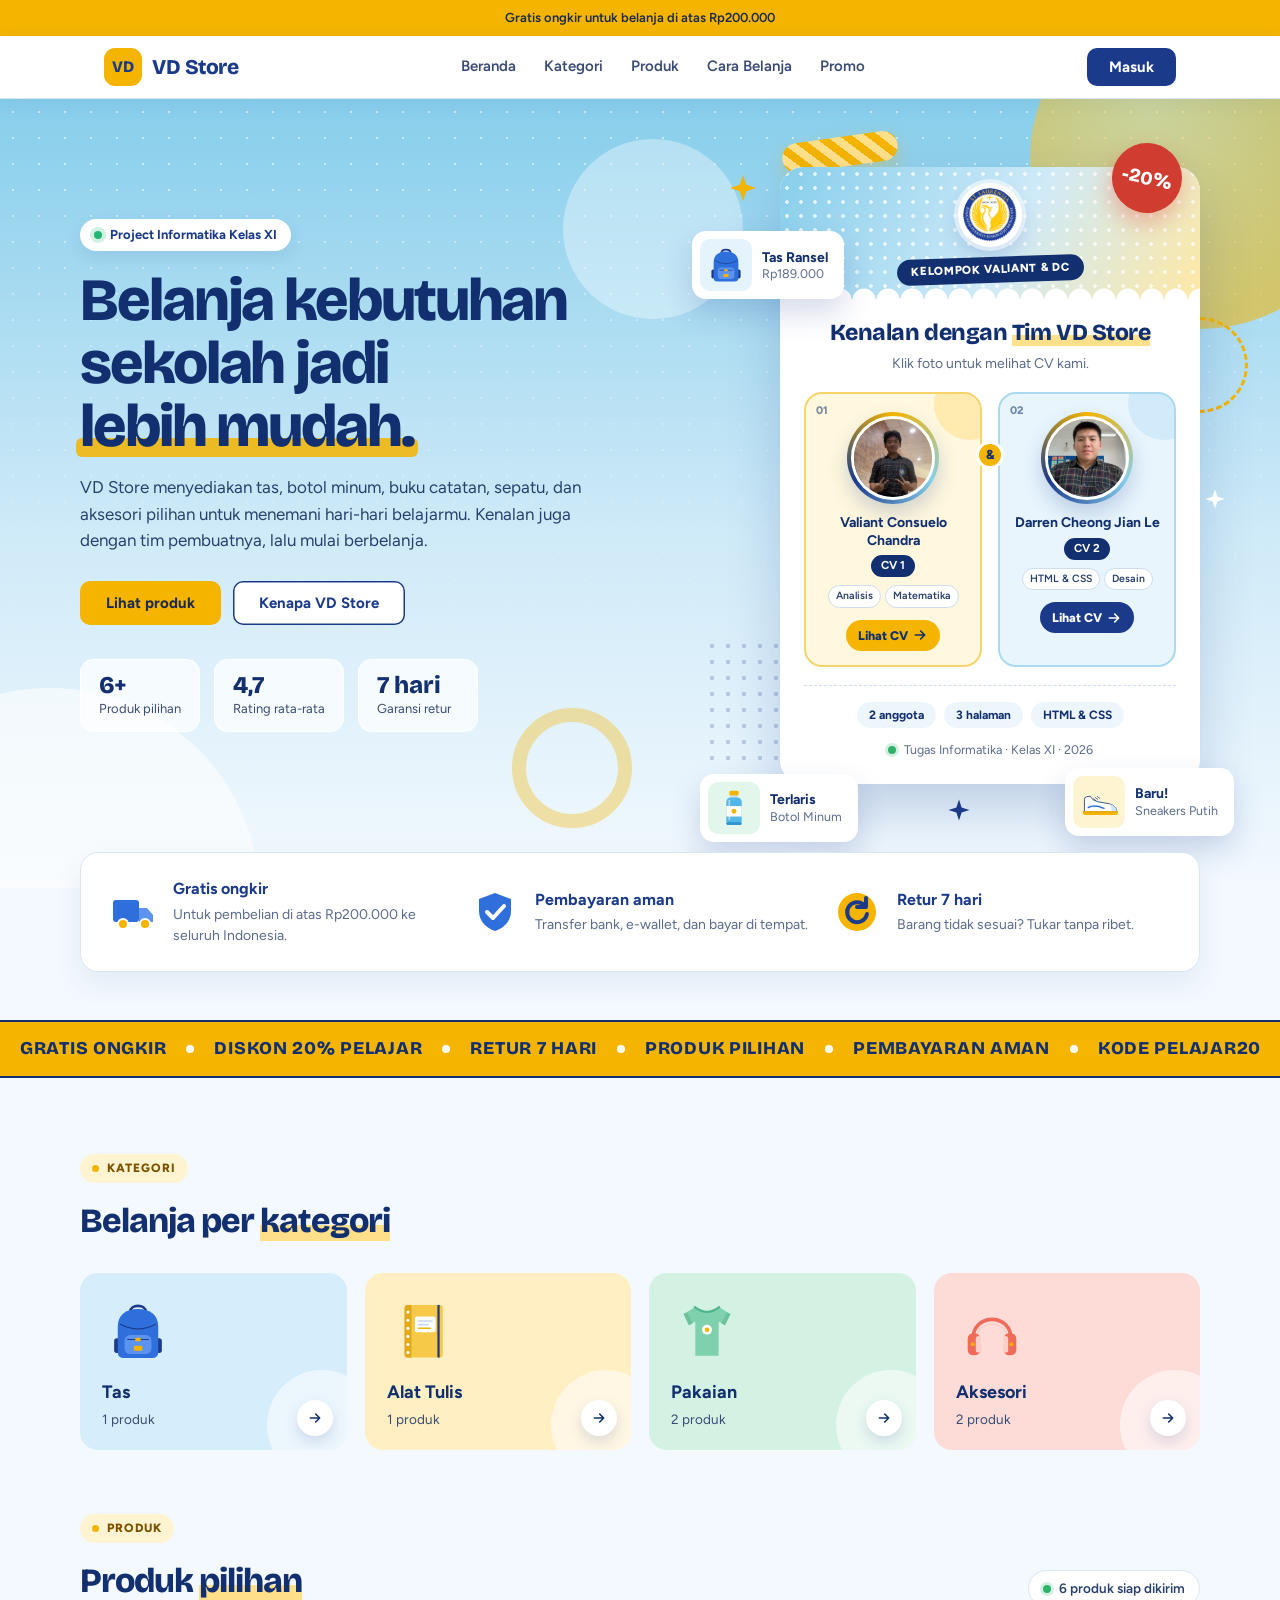
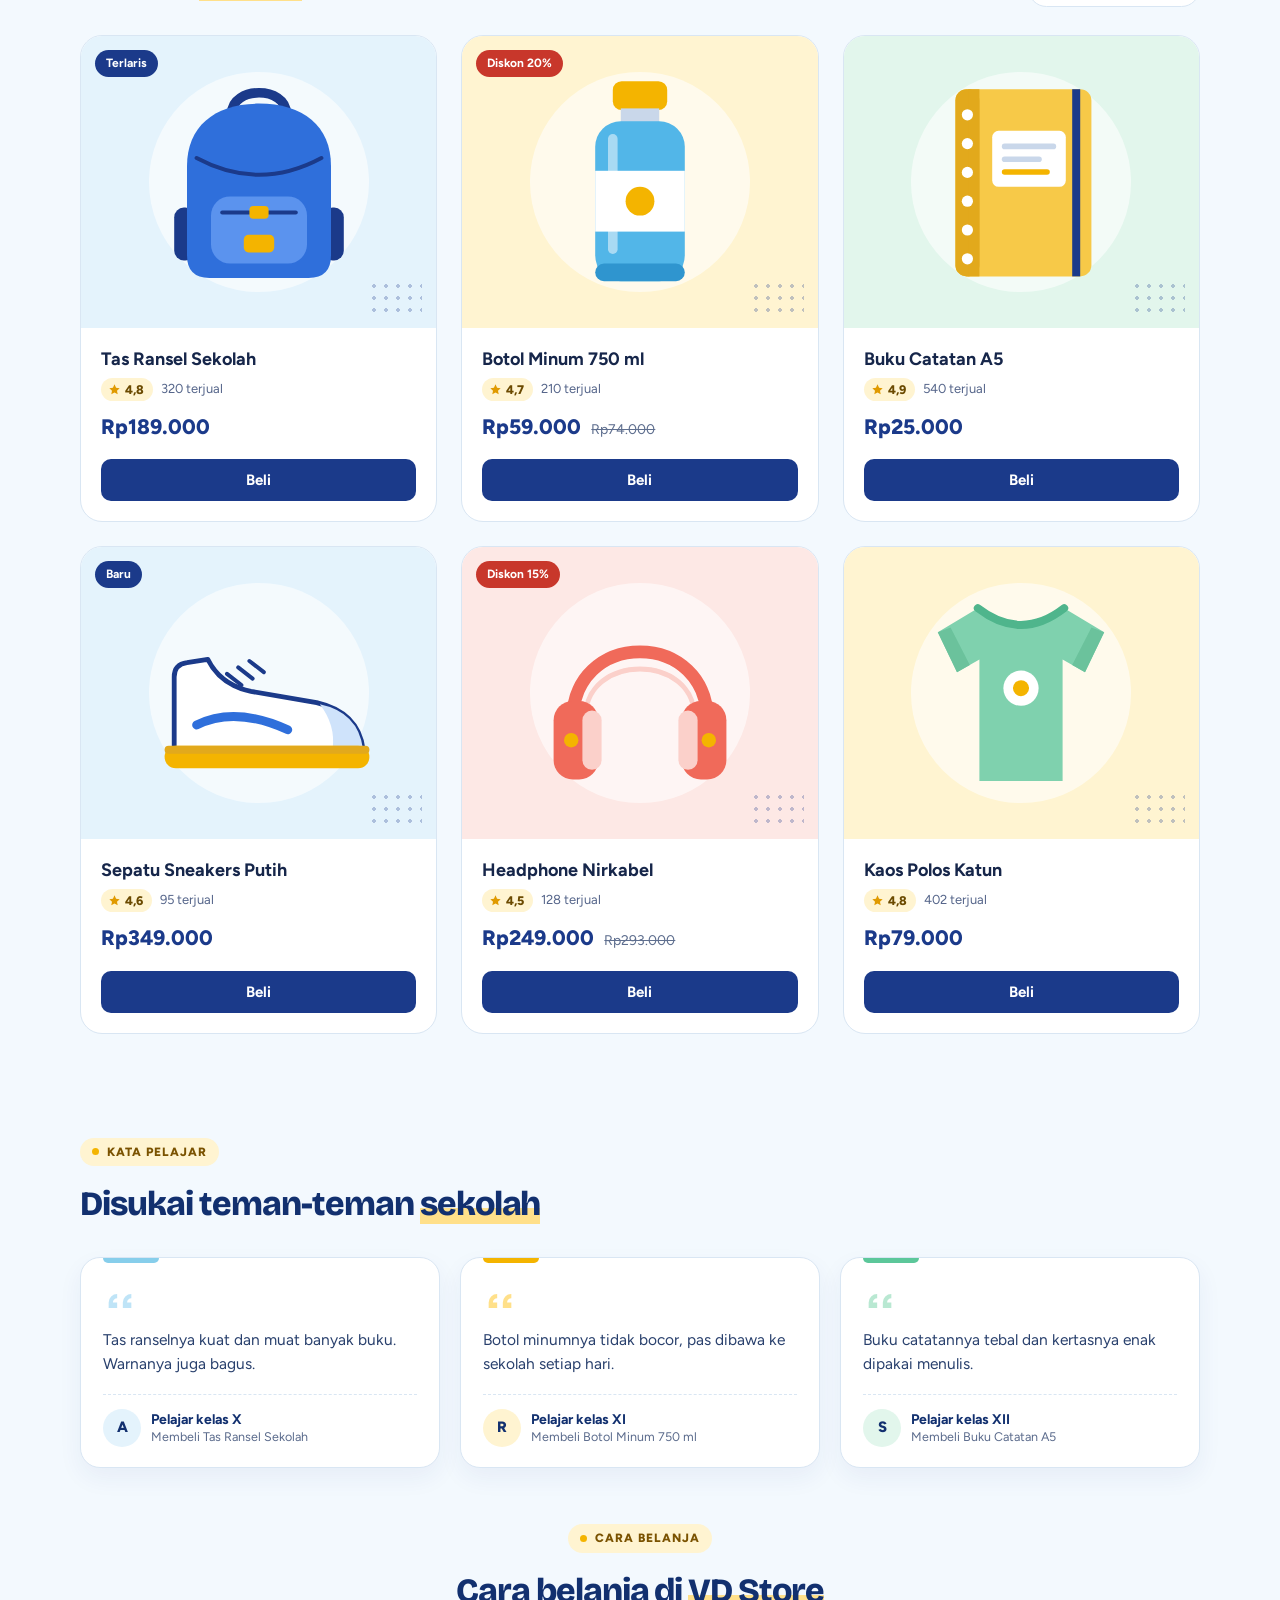
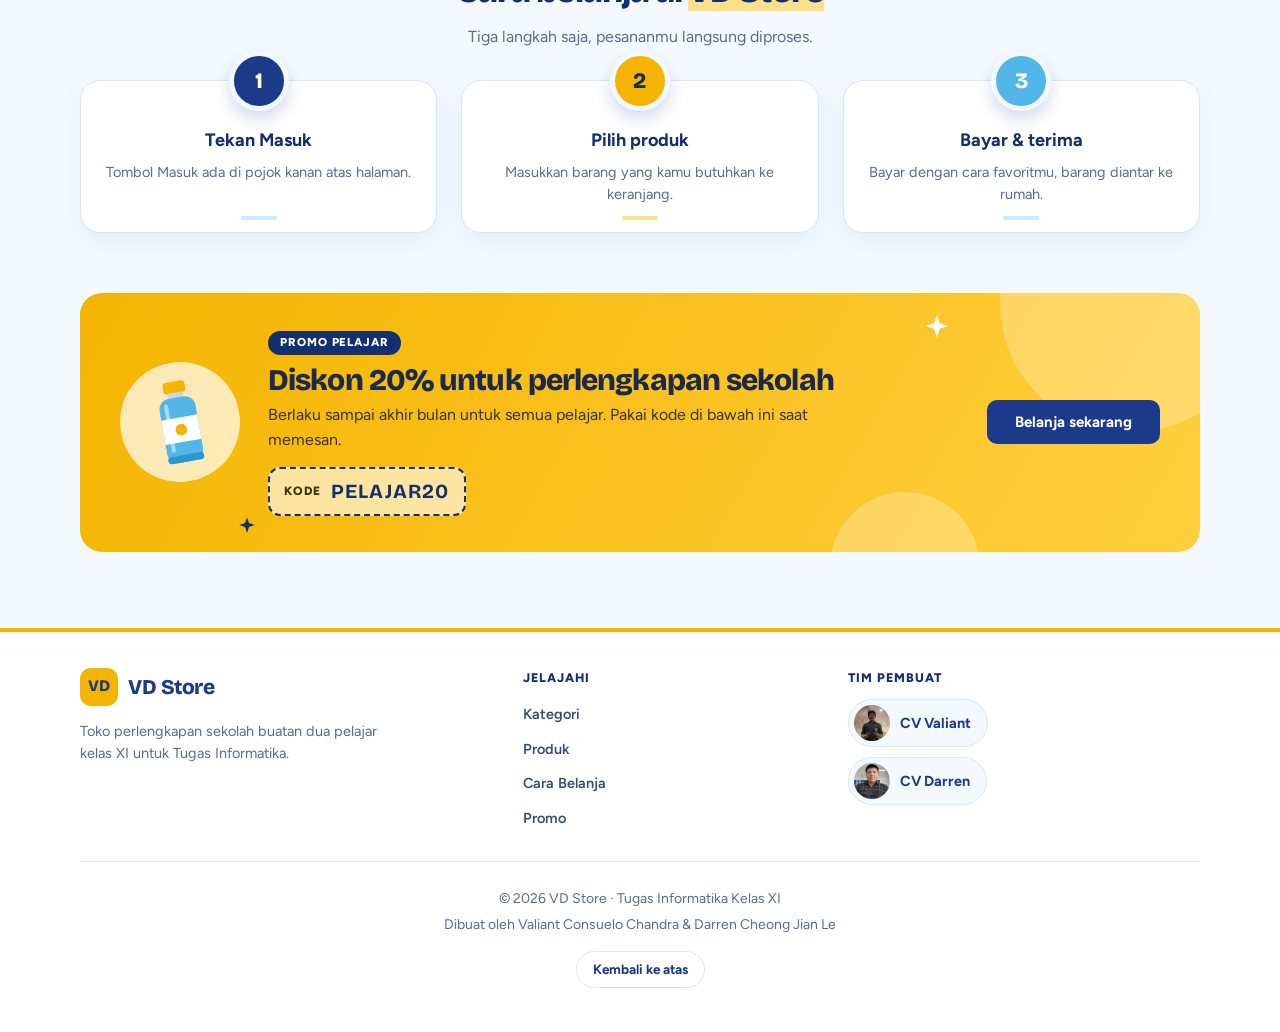
<file: index.html>
<!DOCTYPE html>
<html lang="id">
<head>
<meta charset="UTF-8">
<meta name="viewport" content="width=device-width, initial-scale=1.0">
<title>VD Store | Project E-Commerce Kelas XI</title>
<meta name="description" content="VD Store, toko online perlengkapan sekolah: tas, alat tulis, pakaian, dan aksesori. Project E-Commerce Informatika Kelas XI.">
<meta name="theme-color" content="#1b3a8a">
<link rel="icon" type="image/png" href="images/logo-sekolah.png">
<link rel="preconnect" href="https://fonts.googleapis.com">
<link rel="preconnect" href="https://fonts.gstatic.com" crossorigin>
<link href="https://fonts.googleapis.com/css2?family=Bricolage+Grotesque:opsz,wght@12..96,600..800&family=Figtree:wght@400;500;600;700&display=swap" rel="stylesheet">
<link rel="stylesheet" href="css/project.css">
</head>
<body class="valiant-dc-body">

<a class="valiant-dc-skip" href="#utama">Lewati ke konten utama</a>

<p class="valiant-dc-notice">Gratis ongkir untuk belanja di atas Rp200.000</p>

<header class="valiant-dc-header">
  <div class="valiant-dc-bar">
    <a class="valiant-dc-brand" href="index.html">
      <span class="valiant-dc-brand-mark">VD</span>
      <span class="valiant-dc-brand-name">VD Store</span>
    </a>
    <nav class="valiant-dc-nav" aria-label="Menu utama">
      <a class="valiant-dc-nav-link" href="#beranda">Beranda</a>
      <a class="valiant-dc-nav-link" href="#kategori">Kategori</a>
      <a class="valiant-dc-nav-link" href="#produk">Produk</a>
      <a class="valiant-dc-nav-link" href="#cara">Cara Belanja</a>
      <a class="valiant-dc-nav-link" href="#promo">Promo</a>
    </nav>
    <a class="valiant-dc-btn" href="cv1.html">Masuk</a>
  </div>
</header>

<main id="utama">
  <section class="valiant-dc-hero" id="beranda">
    <span class="valiant-dc-blob valiant-dc-blob-gold" aria-hidden="true"></span>
    <span class="valiant-dc-blob valiant-dc-blob-white" aria-hidden="true"></span>
    <span class="valiant-dc-blob valiant-dc-blob-sky" aria-hidden="true"></span>
    <span class="valiant-dc-ring" aria-hidden="true"></span>
    <div class="valiant-dc-hero-grid">
      <div class="valiant-dc-hero-text">
        <span class="valiant-dc-pill"><span class="valiant-dc-pill-dot"></span>Project Informatika Kelas XI</span>
        <h1 class="valiant-dc-hero-title">Belanja kebutuhan sekolah jadi <span class="valiant-dc-hl">lebih mudah.</span></h1>
        <p class="valiant-dc-hero-desc">VD Store menyediakan tas, botol minum, buku catatan, sepatu, dan aksesori pilihan untuk menemani hari-hari belajarmu. Kenalan juga dengan tim pembuatnya, lalu mulai berbelanja.</p>
        <div class="valiant-dc-hero-actions">
          <a class="valiant-dc-btn valiant-dc-btn-gold" href="#produk">Lihat produk</a>
          <a class="valiant-dc-btn valiant-dc-btn-line" href="#keunggulan">Kenapa VD Store</a>
        </div>
        <ul class="valiant-dc-stats">
          <li class="valiant-dc-stat"><strong class="valiant-dc-stat-num">6+</strong><span class="valiant-dc-stat-text">Produk pilihan</span></li>
          <li class="valiant-dc-stat"><strong class="valiant-dc-stat-num">4,7</strong><span class="valiant-dc-stat-text">Rating rata-rata</span></li>
          <li class="valiant-dc-stat"><strong class="valiant-dc-stat-num">7 hari</strong><span class="valiant-dc-stat-text">Garansi retur</span></li>
        </ul>
      </div>

      <div class="valiant-dc-login-area">
      <div class="valiant-dc-float valiant-dc-float-a" aria-hidden="true">
        <img class="valiant-dc-float-img" src="images/produk-tas.svg" alt="" width="56" height="56">
        <span class="valiant-dc-float-text"><strong class="valiant-dc-float-title">Tas Ransel</strong><span class="valiant-dc-float-sub">Rp189.000</span></span>
      </div>
      <div class="valiant-dc-float valiant-dc-float-b" aria-hidden="true">
        <img class="valiant-dc-float-img" src="images/produk-sepatu.svg" alt="" width="56" height="56">
        <span class="valiant-dc-float-text"><strong class="valiant-dc-float-title">Baru!</strong><span class="valiant-dc-float-sub">Sneakers Putih</span></span>
      </div>
      <div class="valiant-dc-float valiant-dc-float-c" aria-hidden="true">
        <img class="valiant-dc-float-img" src="images/produk-botol.svg" alt="" width="56" height="56">
        <span class="valiant-dc-float-text"><strong class="valiant-dc-float-title">Terlaris</strong><span class="valiant-dc-float-sub">Botol Minum</span></span>
      </div>
      <span class="valiant-dc-sticker" aria-hidden="true">-20%</span>
      <span class="valiant-dc-deco valiant-dc-deco-dots" aria-hidden="true"></span>
      <span class="valiant-dc-deco valiant-dc-deco-ring" aria-hidden="true"></span>
      <span class="valiant-dc-deco valiant-dc-deco-pill" aria-hidden="true"></span>
      <svg class="valiant-dc-deco valiant-dc-deco-star valiant-dc-deco-star-a" viewBox="0 0 24 24" aria-hidden="true"><path d="M12 1.5l2.6 7.9 7.9 2.6-7.9 2.6L12 22.5l-2.6-7.9L1.5 12l7.9-2.6z"/></svg>
      <svg class="valiant-dc-deco valiant-dc-deco-star valiant-dc-deco-star-b" viewBox="0 0 24 24" aria-hidden="true"><path d="M12 1.5l2.6 7.9 7.9 2.6-7.9 2.6L12 22.5l-2.6-7.9L1.5 12l7.9-2.6z"/></svg>
      <svg class="valiant-dc-deco valiant-dc-deco-star valiant-dc-deco-star-c" viewBox="0 0 24 24" aria-hidden="true"><path d="M12 1.5l2.6 7.9 7.9 2.6-7.9 2.6L12 22.5l-2.6-7.9L1.5 12l7.9-2.6z"/></svg>
      <svg class="valiant-dc-deco valiant-dc-deco-squiggle" viewBox="0 0 120 24" aria-hidden="true"><path d="M2 12c10-12 20-12 30 0s20 12 30 0 20-12 30 0 20 12 26 4"/></svg>

      <section class="valiant-dc-tim" id="masuk" aria-labelledby="tim-judul">
        <div class="valiant-dc-tim-top">
          <span class="valiant-dc-tim-wave" aria-hidden="true"></span>
          <img class="valiant-dc-tim-logo" src="images/logo-sekolah.png" alt="Logo SMA Santa Laurensia" width="64" height="64">
          <span class="valiant-dc-tim-ribbon">Kelompok VALIANT &amp; DC</span>
        </div>
        <div class="valiant-dc-tim-body">
          <h2 class="valiant-dc-tim-title" id="tim-judul">Kenalan dengan <span class="valiant-dc-tim-mark">Tim VD Store</span></h2>
          <p class="valiant-dc-tim-sub">Klik foto untuk melihat CV kami.</p>

          <ul class="valiant-dc-tim-list">
            <li class="valiant-dc-tim-item">
              <a class="valiant-dc-member valiant-dc-member-gold" href="cv1.html">
                <span class="valiant-dc-member-num" aria-hidden="true">01</span>
                <span class="valiant-dc-member-photo-wrap">
                  <img class="valiant-dc-member-photo" src="images/valiant.jpg" alt="Foto Valiant Consuelo Chandra" width="96" height="96">
                </span>
                <strong class="valiant-dc-member-name">Valiant Consuelo Chandra</strong>
                <span class="valiant-dc-member-role">CV 1</span>
                <span class="valiant-dc-member-tags" aria-hidden="true"><span class="valiant-dc-member-tag">Analisis</span><span class="valiant-dc-member-tag">Matematika</span></span>
                <span class="valiant-dc-member-go">Lihat CV <svg class="valiant-dc-arrow" viewBox="0 0 24 24" aria-hidden="true"><path d="M5 12h14M13 6l6 6-6 6"/></svg></span>
              </a>
            </li>
            <li class="valiant-dc-tim-item">
              <a class="valiant-dc-member valiant-dc-member-sky" href="cv2.html">
                <span class="valiant-dc-member-num" aria-hidden="true">02</span>
                <span class="valiant-dc-member-photo-wrap">
                  <img class="valiant-dc-member-photo" src="images/darren.jpg" alt="Foto Darren Cheong Jian Le" width="96" height="96">
                </span>
                <strong class="valiant-dc-member-name">Darren Cheong Jian Le</strong>
                <span class="valiant-dc-member-role">CV 2</span>
                <span class="valiant-dc-member-tags" aria-hidden="true"><span class="valiant-dc-member-tag">HTML &amp; CSS</span><span class="valiant-dc-member-tag">Desain</span></span>
                <span class="valiant-dc-member-go">Lihat CV <svg class="valiant-dc-arrow" viewBox="0 0 24 24" aria-hidden="true"><path d="M5 12h14M13 6l6 6-6 6"/></svg></span>
              </a>
            </li>
          </ul>

          <ul class="valiant-dc-tim-chips">
            <li class="valiant-dc-tim-chip">2 anggota</li>
            <li class="valiant-dc-tim-chip">3 halaman</li>
            <li class="valiant-dc-tim-chip">HTML &amp; CSS</li>
          </ul>
          <p class="valiant-dc-tim-note"><span class="valiant-dc-tim-dot" aria-hidden="true"></span>Tugas Informatika &middot; Kelas XI &middot; 2026</p>
        </div>
      </section>
      </div>
    </div>
  </section>

  <section class="valiant-dc-perks" id="keunggulan">
    <ul class="valiant-dc-perks-list">
      <li class="valiant-dc-perk">
        <img class="valiant-dc-perk-icon" src="images/ikon-ongkir.svg" alt="" width="48" height="48">
        <div>
          <h3 class="valiant-dc-perk-title">Gratis ongkir</h3>
          <p class="valiant-dc-perk-text">Untuk pembelian di atas Rp200.000 ke seluruh Indonesia.</p>
        </div>
      </li>
      <li class="valiant-dc-perk">
        <img class="valiant-dc-perk-icon" src="images/ikon-aman.svg" alt="" width="48" height="48">
        <div>
          <h3 class="valiant-dc-perk-title">Pembayaran aman</h3>
          <p class="valiant-dc-perk-text">Transfer bank, e-wallet, dan bayar di tempat.</p>
        </div>
      </li>
      <li class="valiant-dc-perk">
        <img class="valiant-dc-perk-icon" src="images/ikon-retur.svg" alt="" width="48" height="48">
        <div>
          <h3 class="valiant-dc-perk-title">Retur 7 hari</h3>
          <p class="valiant-dc-perk-text">Barang tidak sesuai? Tukar tanpa ribet.</p>
        </div>
      </li>
    </ul>
  </section>

  <div class="valiant-dc-ticker" aria-hidden="true">
    <div class="valiant-dc-ticker-track">
      <div class="valiant-dc-ticker-group"><span class="valiant-dc-ticker-item">Gratis ongkir</span><span class="valiant-dc-ticker-dot"></span><span class="valiant-dc-ticker-item">Diskon 20% pelajar</span><span class="valiant-dc-ticker-dot"></span><span class="valiant-dc-ticker-item">Retur 7 hari</span><span class="valiant-dc-ticker-dot"></span><span class="valiant-dc-ticker-item">Produk pilihan</span><span class="valiant-dc-ticker-dot"></span><span class="valiant-dc-ticker-item">Pembayaran aman</span><span class="valiant-dc-ticker-dot"></span><span class="valiant-dc-ticker-item">Kode PELAJAR20</span><span class="valiant-dc-ticker-dot"></span><span class="valiant-dc-ticker-item">Gratis ongkir</span><span class="valiant-dc-ticker-dot"></span><span class="valiant-dc-ticker-item">Diskon 20% pelajar</span><span class="valiant-dc-ticker-dot"></span><span class="valiant-dc-ticker-item">Retur 7 hari</span><span class="valiant-dc-ticker-dot"></span><span class="valiant-dc-ticker-item">Produk pilihan</span><span class="valiant-dc-ticker-dot"></span><span class="valiant-dc-ticker-item">Pembayaran aman</span><span class="valiant-dc-ticker-dot"></span><span class="valiant-dc-ticker-item">Kode PELAJAR20</span><span class="valiant-dc-ticker-dot"></span></div>
      <div class="valiant-dc-ticker-group"><span class="valiant-dc-ticker-item">Gratis ongkir</span><span class="valiant-dc-ticker-dot"></span><span class="valiant-dc-ticker-item">Diskon 20% pelajar</span><span class="valiant-dc-ticker-dot"></span><span class="valiant-dc-ticker-item">Retur 7 hari</span><span class="valiant-dc-ticker-dot"></span><span class="valiant-dc-ticker-item">Produk pilihan</span><span class="valiant-dc-ticker-dot"></span><span class="valiant-dc-ticker-item">Pembayaran aman</span><span class="valiant-dc-ticker-dot"></span><span class="valiant-dc-ticker-item">Kode PELAJAR20</span><span class="valiant-dc-ticker-dot"></span><span class="valiant-dc-ticker-item">Gratis ongkir</span><span class="valiant-dc-ticker-dot"></span><span class="valiant-dc-ticker-item">Diskon 20% pelajar</span><span class="valiant-dc-ticker-dot"></span><span class="valiant-dc-ticker-item">Retur 7 hari</span><span class="valiant-dc-ticker-dot"></span><span class="valiant-dc-ticker-item">Produk pilihan</span><span class="valiant-dc-ticker-dot"></span><span class="valiant-dc-ticker-item">Pembayaran aman</span><span class="valiant-dc-ticker-dot"></span><span class="valiant-dc-ticker-item">Kode PELAJAR20</span><span class="valiant-dc-ticker-dot"></span></div>
    </div>
  </div>

  <section class="valiant-dc-cats" id="kategori">
    <div class="valiant-dc-wrap">
      <p class="valiant-dc-eyebrow">Kategori</p>
      <h2 class="valiant-dc-heading">Belanja per <span class="valiant-dc-mark">kategori</span></h2>
      <ul class="valiant-dc-cat-list">
        <li><a class="valiant-dc-cat valiant-dc-cat-sky" href="#produk"><img class="valiant-dc-cat-img" src="images/produk-tas.svg" alt="" width="72" height="72"><span class="valiant-dc-cat-name">Tas</span><span class="valiant-dc-cat-count">1 produk</span><span class="valiant-dc-cat-go"><svg class="valiant-dc-arrow" viewBox="0 0 24 24" aria-hidden="true"><path d="M5 12h14M13 6l6 6-6 6"/></svg></span></a></li>
        <li><a class="valiant-dc-cat valiant-dc-cat-gold" href="#produk"><img class="valiant-dc-cat-img" src="images/produk-buku.svg" alt="" width="72" height="72"><span class="valiant-dc-cat-name">Alat Tulis</span><span class="valiant-dc-cat-count">1 produk</span><span class="valiant-dc-cat-go"><svg class="valiant-dc-arrow" viewBox="0 0 24 24" aria-hidden="true"><path d="M5 12h14M13 6l6 6-6 6"/></svg></span></a></li>
        <li><a class="valiant-dc-cat valiant-dc-cat-mint" href="#produk"><img class="valiant-dc-cat-img" src="images/produk-kaos.svg" alt="" width="72" height="72"><span class="valiant-dc-cat-name">Pakaian</span><span class="valiant-dc-cat-count">2 produk</span><span class="valiant-dc-cat-go"><svg class="valiant-dc-arrow" viewBox="0 0 24 24" aria-hidden="true"><path d="M5 12h14M13 6l6 6-6 6"/></svg></span></a></li>
        <li><a class="valiant-dc-cat valiant-dc-cat-rose" href="#produk"><img class="valiant-dc-cat-img" src="images/produk-headphone.svg" alt="" width="72" height="72"><span class="valiant-dc-cat-name">Aksesori</span><span class="valiant-dc-cat-count">2 produk</span><span class="valiant-dc-cat-go"><svg class="valiant-dc-arrow" viewBox="0 0 24 24" aria-hidden="true"><path d="M5 12h14M13 6l6 6-6 6"/></svg></span></a></li>
      </ul>
    </div>
  </section>

  <section class="valiant-dc-shop" id="produk">
    <div class="valiant-dc-wrap">
      <div class="valiant-dc-shop-head">
        <div>
          <p class="valiant-dc-eyebrow">Produk</p>
          <h2 class="valiant-dc-heading">Produk <span class="valiant-dc-mark">pilihan</span></h2>
        </div>
        <p class="valiant-dc-shop-note"><span class="valiant-dc-shop-dot"></span>6 produk siap dikirim</p>
      </div>
      <div class="valiant-dc-grid">
        <article class="valiant-dc-product">
          <div class="valiant-dc-product-pic valiant-dc-tone-sky">
            <span class="valiant-dc-tag">Terlaris</span>
            <img class="valiant-dc-product-img" src="images/produk-tas.svg" alt="Tas ransel biru" width="320" height="320">
          </div>
          <div class="valiant-dc-product-body">
            <h3 class="valiant-dc-product-name">Tas Ransel Sekolah</h3>
            <p class="valiant-dc-product-meta"><span class="valiant-dc-rate"><svg class="valiant-dc-rate-star" viewBox="0 0 24 24" aria-hidden="true"><path d="M12 2.5l2.9 6.2 6.6.8-4.9 4.6 1.3 6.6L12 17.4l-5.9 3.3 1.3-6.6-4.9-4.6 6.6-.8z"/></svg>4,8</span><span class="valiant-dc-sold">320 terjual</span></p>
            <p class="valiant-dc-price"><strong class="valiant-dc-price-now">Rp189.000</strong></p>
            <a class="valiant-dc-btn valiant-dc-btn-full" href="#masuk">Beli</a>
          </div>
        </article>

        <article class="valiant-dc-product">
          <div class="valiant-dc-product-pic valiant-dc-tone-gold">
            <span class="valiant-dc-tag valiant-dc-tag-red">Diskon 20%</span>
            <img class="valiant-dc-product-img" src="images/produk-botol.svg" alt="Botol minum biru muda" width="320" height="320">
          </div>
          <div class="valiant-dc-product-body">
            <h3 class="valiant-dc-product-name">Botol Minum 750 ml</h3>
            <p class="valiant-dc-product-meta"><span class="valiant-dc-rate"><svg class="valiant-dc-rate-star" viewBox="0 0 24 24" aria-hidden="true"><path d="M12 2.5l2.9 6.2 6.6.8-4.9 4.6 1.3 6.6L12 17.4l-5.9 3.3 1.3-6.6-4.9-4.6 6.6-.8z"/></svg>4,7</span><span class="valiant-dc-sold">210 terjual</span></p>
            <p class="valiant-dc-price"><strong class="valiant-dc-price-now">Rp59.000</strong> <s class="valiant-dc-price-old">Rp74.000</s></p>
            <a class="valiant-dc-btn valiant-dc-btn-full" href="#masuk">Beli</a>
          </div>
        </article>

        <article class="valiant-dc-product">
          <div class="valiant-dc-product-pic valiant-dc-tone-mint">
            <img class="valiant-dc-product-img" src="images/produk-buku.svg" alt="Buku catatan kuning" width="320" height="320">
          </div>
          <div class="valiant-dc-product-body">
            <h3 class="valiant-dc-product-name">Buku Catatan A5</h3>
            <p class="valiant-dc-product-meta"><span class="valiant-dc-rate"><svg class="valiant-dc-rate-star" viewBox="0 0 24 24" aria-hidden="true"><path d="M12 2.5l2.9 6.2 6.6.8-4.9 4.6 1.3 6.6L12 17.4l-5.9 3.3 1.3-6.6-4.9-4.6 6.6-.8z"/></svg>4,9</span><span class="valiant-dc-sold">540 terjual</span></p>
            <p class="valiant-dc-price"><strong class="valiant-dc-price-now">Rp25.000</strong></p>
            <a class="valiant-dc-btn valiant-dc-btn-full" href="#masuk">Beli</a>
          </div>
        </article>

        <article class="valiant-dc-product">
          <div class="valiant-dc-product-pic valiant-dc-tone-sky">
            <span class="valiant-dc-tag">Baru</span>
            <img class="valiant-dc-product-img" src="images/produk-sepatu.svg" alt="Sepatu sneakers putih" width="320" height="320">
          </div>
          <div class="valiant-dc-product-body">
            <h3 class="valiant-dc-product-name">Sepatu Sneakers Putih</h3>
            <p class="valiant-dc-product-meta"><span class="valiant-dc-rate"><svg class="valiant-dc-rate-star" viewBox="0 0 24 24" aria-hidden="true"><path d="M12 2.5l2.9 6.2 6.6.8-4.9 4.6 1.3 6.6L12 17.4l-5.9 3.3 1.3-6.6-4.9-4.6 6.6-.8z"/></svg>4,6</span><span class="valiant-dc-sold">95 terjual</span></p>
            <p class="valiant-dc-price"><strong class="valiant-dc-price-now">Rp349.000</strong></p>
            <a class="valiant-dc-btn valiant-dc-btn-full" href="#masuk">Beli</a>
          </div>
        </article>

        <article class="valiant-dc-product">
          <div class="valiant-dc-product-pic valiant-dc-tone-rose">
            <span class="valiant-dc-tag valiant-dc-tag-red">Diskon 15%</span>
            <img class="valiant-dc-product-img" src="images/produk-headphone.svg" alt="Headphone nirkabel merah muda" width="320" height="320">
          </div>
          <div class="valiant-dc-product-body">
            <h3 class="valiant-dc-product-name">Headphone Nirkabel</h3>
            <p class="valiant-dc-product-meta"><span class="valiant-dc-rate"><svg class="valiant-dc-rate-star" viewBox="0 0 24 24" aria-hidden="true"><path d="M12 2.5l2.9 6.2 6.6.8-4.9 4.6 1.3 6.6L12 17.4l-5.9 3.3 1.3-6.6-4.9-4.6 6.6-.8z"/></svg>4,5</span><span class="valiant-dc-sold">128 terjual</span></p>
            <p class="valiant-dc-price"><strong class="valiant-dc-price-now">Rp249.000</strong> <s class="valiant-dc-price-old">Rp293.000</s></p>
            <a class="valiant-dc-btn valiant-dc-btn-full" href="#masuk">Beli</a>
          </div>
        </article>

        <article class="valiant-dc-product">
          <div class="valiant-dc-product-pic valiant-dc-tone-gold">
            <img class="valiant-dc-product-img" src="images/produk-kaos.svg" alt="Kaos polos hijau mint" width="320" height="320">
          </div>
          <div class="valiant-dc-product-body">
            <h3 class="valiant-dc-product-name">Kaos Polos Katun</h3>
            <p class="valiant-dc-product-meta"><span class="valiant-dc-rate"><svg class="valiant-dc-rate-star" viewBox="0 0 24 24" aria-hidden="true"><path d="M12 2.5l2.9 6.2 6.6.8-4.9 4.6 1.3 6.6L12 17.4l-5.9 3.3 1.3-6.6-4.9-4.6 6.6-.8z"/></svg>4,8</span><span class="valiant-dc-sold">402 terjual</span></p>
            <p class="valiant-dc-price"><strong class="valiant-dc-price-now">Rp79.000</strong></p>
            <a class="valiant-dc-btn valiant-dc-btn-full" href="#masuk">Beli</a>
          </div>
        </article>
      </div>
    </div>
  </section>

  <section class="valiant-dc-voices" aria-labelledby="suara-judul">
    <div class="valiant-dc-wrap">
      <p class="valiant-dc-eyebrow">Kata pelajar</p>
      <h2 class="valiant-dc-heading" id="suara-judul">Disukai teman-teman <span class="valiant-dc-mark">sekolah</span></h2>
      <ul class="valiant-dc-quote-list">
        <li class="valiant-dc-quote valiant-dc-quote-sky">
          <svg class="valiant-dc-quote-mark" viewBox="0 0 24 24" aria-hidden="true"><path d="M4 17v-4a6 6 0 016-6v3a3 3 0 00-3 3h3v4zm10 0v-4a6 6 0 016-6v3a3 3 0 00-3 3h3v4z"/></svg>
          <p class="valiant-dc-quote-text">Tas ranselnya kuat dan muat banyak buku. Warnanya juga bagus.</p>
          <p class="valiant-dc-quote-by"><span class="valiant-dc-quote-ava" aria-hidden="true">A</span><span class="valiant-dc-quote-who"><strong class="valiant-dc-quote-name">Pelajar kelas X</strong><span class="valiant-dc-quote-role">Membeli Tas Ransel Sekolah</span></span></p>
        </li>
        <li class="valiant-dc-quote valiant-dc-quote-gold">
          <svg class="valiant-dc-quote-mark" viewBox="0 0 24 24" aria-hidden="true"><path d="M4 17v-4a6 6 0 016-6v3a3 3 0 00-3 3h3v4zm10 0v-4a6 6 0 016-6v3a3 3 0 00-3 3h3v4z"/></svg>
          <p class="valiant-dc-quote-text">Botol minumnya tidak bocor, pas dibawa ke sekolah setiap hari.</p>
          <p class="valiant-dc-quote-by"><span class="valiant-dc-quote-ava" aria-hidden="true">R</span><span class="valiant-dc-quote-who"><strong class="valiant-dc-quote-name">Pelajar kelas XI</strong><span class="valiant-dc-quote-role">Membeli Botol Minum 750 ml</span></span></p>
        </li>
        <li class="valiant-dc-quote valiant-dc-quote-mint">
          <svg class="valiant-dc-quote-mark" viewBox="0 0 24 24" aria-hidden="true"><path d="M4 17v-4a6 6 0 016-6v3a3 3 0 00-3 3h3v4zm10 0v-4a6 6 0 016-6v3a3 3 0 00-3 3h3v4z"/></svg>
          <p class="valiant-dc-quote-text">Buku catatannya tebal dan kertasnya enak dipakai menulis.</p>
          <p class="valiant-dc-quote-by"><span class="valiant-dc-quote-ava" aria-hidden="true">S</span><span class="valiant-dc-quote-who"><strong class="valiant-dc-quote-name">Pelajar kelas XII</strong><span class="valiant-dc-quote-role">Membeli Buku Catatan A5</span></span></p>
        </li>
      </ul>
    </div>
  </section>

  <section class="valiant-dc-steps" id="cara">
    <div class="valiant-dc-wrap">
      <p class="valiant-dc-eyebrow valiant-dc-eyebrow-center">Cara belanja</p>
      <h2 class="valiant-dc-heading valiant-dc-heading-center">Cara belanja di <span class="valiant-dc-mark">VD Store</span></h2>
      <p class="valiant-dc-steps-sub">Tiga langkah saja, pesananmu langsung diproses.</p>
      <ol class="valiant-dc-step-list valiant-dc-step-cards">
        <li class="valiant-dc-step"><span class="valiant-dc-step-num">1</span><h3 class="valiant-dc-step-title">Tekan Masuk</h3><p class="valiant-dc-step-text">Tombol Masuk ada di pojok kanan atas halaman.</p></li>
        <li class="valiant-dc-step"><span class="valiant-dc-step-num">2</span><h3 class="valiant-dc-step-title">Pilih produk</h3><p class="valiant-dc-step-text">Masukkan barang yang kamu butuhkan ke keranjang.</p></li>
        <li class="valiant-dc-step"><span class="valiant-dc-step-num">3</span><h3 class="valiant-dc-step-title">Bayar &amp; terima</h3><p class="valiant-dc-step-text">Bayar dengan cara favoritmu, barang diantar ke rumah.</p></li>
      </ol>
    </div>
  </section>

  <section class="valiant-dc-promo" id="promo">
    <div class="valiant-dc-promo-box">
      <span class="valiant-dc-promo-circle valiant-dc-promo-circle-a" aria-hidden="true"></span>
      <span class="valiant-dc-promo-circle valiant-dc-promo-circle-b" aria-hidden="true"></span>
      <img class="valiant-dc-promo-img" src="images/produk-botol.svg" alt="" width="140" height="140">
      <svg class="valiant-dc-promo-star valiant-dc-promo-star-a" viewBox="0 0 24 24" aria-hidden="true"><path d="M12 1.5l2.6 7.9 7.9 2.6-7.9 2.6L12 22.5l-2.6-7.9L1.5 12l7.9-2.6z"/></svg>
      <svg class="valiant-dc-promo-star valiant-dc-promo-star-b" viewBox="0 0 24 24" aria-hidden="true"><path d="M12 1.5l2.6 7.9 7.9 2.6-7.9 2.6L12 22.5l-2.6-7.9L1.5 12l7.9-2.6z"/></svg>
      <div class="valiant-dc-promo-body">
        <p class="valiant-dc-promo-label">Promo pelajar</p>
        <h2 class="valiant-dc-promo-title">Diskon 20% untuk perlengkapan sekolah</h2>
        <p class="valiant-dc-promo-text">Berlaku sampai akhir bulan untuk semua pelajar. Pakai kode di bawah ini saat memesan.</p>
        <p class="valiant-dc-coupon"><span class="valiant-dc-coupon-label">Kode</span><strong class="valiant-dc-coupon-code">PELAJAR20</strong></p>
      </div>
      <a class="valiant-dc-btn valiant-dc-promo-btn" href="#produk">Belanja sekarang</a>
    </div>
  </section>
</main>

<footer class="valiant-dc-footer">
  <div class="valiant-dc-footer-grid">
    <div class="valiant-dc-footer-col">
      <a class="valiant-dc-brand" href="index.html">
        <span class="valiant-dc-brand-mark">VD</span>
        <span class="valiant-dc-brand-name">VD Store</span>
      </a>
      <p class="valiant-dc-footer-about">Toko perlengkapan sekolah buatan dua pelajar kelas XI untuk Tugas Informatika.</p>
    </div>
    <div class="valiant-dc-footer-col">
      <h2 class="valiant-dc-footer-title">Jelajahi</h2>
      <ul class="valiant-dc-footer-menu">
        <li><a class="valiant-dc-footer-nav" href="#kategori">Kategori</a></li>
        <li><a class="valiant-dc-footer-nav" href="#produk">Produk</a></li>
        <li><a class="valiant-dc-footer-nav" href="#cara">Cara Belanja</a></li>
        <li><a class="valiant-dc-footer-nav" href="#promo">Promo</a></li>
      </ul>
    </div>
    <div class="valiant-dc-footer-col">
      <h2 class="valiant-dc-footer-title">Tim pembuat</h2>
      <p class="valiant-dc-footer-links">
        <a class="valiant-dc-footer-link" href="cv1.html"><img class="valiant-dc-footer-ava" src="images/valiant.jpg" alt="" width="36" height="36">CV Valiant</a>
        <a class="valiant-dc-footer-link" href="cv2.html"><img class="valiant-dc-footer-ava" src="images/darren.jpg" alt="" width="36" height="36">CV Darren</a>
      </p>
    </div>
  </div>
  <div class="valiant-dc-footer-box">
    <p class="valiant-dc-footer-text">&copy; 2026 VD Store &middot; Tugas Informatika Kelas XI</p>
    <p class="valiant-dc-footer-text">Dibuat oleh Valiant Consuelo Chandra &amp; Darren Cheong Jian Le</p>
    <a class="valiant-dc-footer-top" href="#beranda">Kembali ke atas</a>
  </div>
</footer>

</body>
</html>
</file>
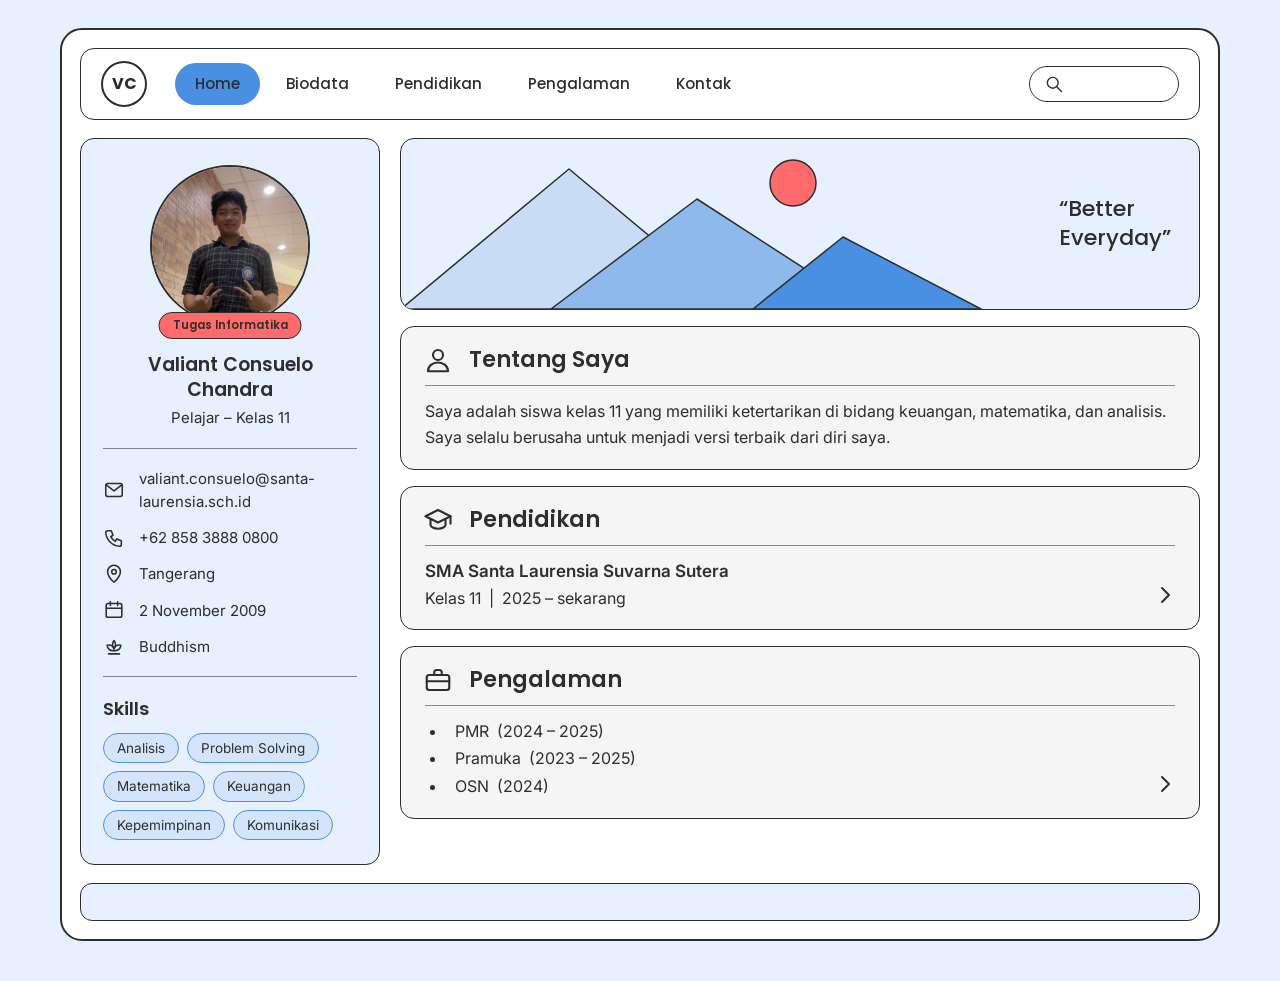
<file: cv1.html>
<!DOCTYPE html>
<html lang="id">
<head>
<meta charset="UTF-8">
<meta name="viewport" content="width=device-width, initial-scale=1.0">
<title>CV Valiant Consuelo Chandra | Tugas Informatika</title>
<link rel="icon" type="image/png" href="images/logo-sekolah.png">
<link rel="preconnect" href="https://fonts.googleapis.com">
<link rel="preconnect" href="https://fonts.gstatic.com" crossorigin>
<link href="https://fonts.googleapis.com/css2?family=Inter:wght@400;500;600&family=Poppins:wght@500;600;700&display=swap" rel="stylesheet">
<link rel="stylesheet" href="css/cv1.css">
</head>
<body class="valiant-body" id="home">
<div class="valiant-frame">

  <header class="valiant-header">
    <a class="valiant-logo" href="#home" aria-label="Kembali ke atas">VC</a>
    <nav class="valiant-menu" aria-label="Menu utama">
      <a class="valiant-menu-link valiant-menu-active" href="#home">Home</a>
      <a class="valiant-menu-link" href="#biodata">Biodata</a>
      <a class="valiant-menu-link" href="#pendidikan">Pendidikan</a>
      <a class="valiant-menu-link" href="#pengalaman">Pengalaman</a>
      <a class="valiant-menu-link" href="#kontak">Kontak</a>
    </nav>
    <label class="valiant-search">
      <svg class="valiant-ico" viewBox="0 0 24 24" aria-hidden="true"><circle cx="10.5" cy="10.5" r="6.5"/><path d="M15.5 15.5L21 21"/></svg>
      <input class="valiant-search-input" type="search" aria-label="Cari">
    </label>
  </header>

  <div class="valiant-layout">

    <aside class="valiant-side" id="biodata">
      <div class="valiant-avatar-wrap">
        <a class="valiant-avatar-link" href="cv2.html" title="Lihat CV Darren">
          <img class="valiant-avatar" src="images/valiant.jpg" alt="Foto Valiant Consuelo Chandra" width="160" height="160">
        </a>
        <a class="valiant-badge" href="index.html">Tugas Informatika</a>
      </div>
      <h1 class="valiant-name">Valiant Consuelo Chandra</h1>
      <p class="valiant-role">Pelajar &ndash; Kelas 11</p>

      <hr class="valiant-line">

      <ul class="valiant-info" id="kontak">
        <li class="valiant-info-item">
          <svg class="valiant-ico" viewBox="0 0 24 24" aria-hidden="true"><rect x="3" y="5" width="18" height="14" rx="2"/><path d="M3.5 6.5L12 13l8.5-6.5"/></svg>
          <span class="valiant-info-text">valiant.consuelo@santa-laurensia.sch.id</span>
        </li>
        <li class="valiant-info-item">
          <svg class="valiant-ico" viewBox="0 0 24 24" aria-hidden="true"><path d="M5 4h4l2 5-2.5 1.5a11 11 0 0 0 5 5L15 13l5 2v4a2 2 0 0 1-2 2A16 16 0 0 1 3 6a2 2 0 0 1 2-2z"/></svg>
          <span class="valiant-info-text">+62 858 3888 0800</span>
        </li>
        <li class="valiant-info-item">
          <svg class="valiant-ico" viewBox="0 0 24 24" aria-hidden="true"><path d="M12 21s-7-6.2-7-11.5a7 7 0 0 1 14 0C19 14.8 12 21 12 21z"/><circle cx="12" cy="9.5" r="2.5"/></svg>
          <span class="valiant-info-text">Tangerang</span>
        </li>
        <li class="valiant-info-item">
          <svg class="valiant-ico" viewBox="0 0 24 24" aria-hidden="true"><rect x="3.5" y="5" width="17" height="15" rx="2"/><path d="M3.5 10h17M8 3v4M16 3v4"/></svg>
          <span class="valiant-info-text">2 November 2009</span>
        </li>
        <li class="valiant-info-item">
          <svg class="valiant-ico" viewBox="0 0 24 24" aria-hidden="true"><path d="M12 5c2 2.5 2.6 5.2 0 9c-2.6-3.8-2-6.5 0-9z"/><path d="M12 14c-1-3.2-4.2-4.4-7.5-4c.2 3.8 3 6.4 7.5 6"/><path d="M12 14c1-3.2 4.2-4.4 7.5-4c-.2 3.8-3 6.4-7.5 6"/><path d="M6 19.5h12"/></svg>
          <span class="valiant-info-text">Buddhism</span>
        </li>
      </ul>

      <hr class="valiant-line">

      <h2 class="valiant-side-title">Skills</h2>
      <ul class="valiant-chips">
        <li class="valiant-chip">Analisis</li>
        <li class="valiant-chip">Problem Solving</li>
        <li class="valiant-chip">Matematika</li>
        <li class="valiant-chip">Keuangan</li>
        <li class="valiant-chip">Kepemimpinan</li>
        <li class="valiant-chip">Komunikasi</li>
      </ul>
    </aside>

    <main class="valiant-main">

      <section class="valiant-banner" aria-label="Banner">
        <img class="valiant-banner-img" src="images/banner-gunung.svg" alt="" width="600" height="170">
        <p class="valiant-quote">&ldquo;Better<br>Everyday&rdquo;</p>
      </section>

      <section class="valiant-card" id="tentang">
        <div class="valiant-card-head">
          <svg class="valiant-ico valiant-ico-lg" viewBox="0 0 24 24" aria-hidden="true"><circle cx="12" cy="8" r="4"/><path d="M4 21c0-4.4 3.6-7 8-7s8 2.6 8 7z"/></svg>
          <h2 class="valiant-card-title">Tentang Saya</h2>
        </div>
        <p class="valiant-card-text">Saya adalah siswa kelas 11 yang memiliki ketertarikan di bidang keuangan, matematika, dan analisis. Saya selalu berusaha untuk menjadi versi terbaik dari diri saya.</p>
      </section>

      <section class="valiant-card valiant-card-go" id="pendidikan">
        <div class="valiant-card-head">
          <svg class="valiant-ico valiant-ico-lg" viewBox="0 0 24 24" aria-hidden="true"><path d="M12 4L2 9l10 5 10-5z"/><path d="M6 11.5V16c0 1.4 2.7 3 6 3s6-1.6 6-3v-4.5"/><path d="M22 9v6"/></svg>
          <h2 class="valiant-card-title">Pendidikan</h2>
        </div>
        <p class="valiant-edu-name">SMA Santa Laurensia Suvarna Sutera</p>
        <p class="valiant-edu-meta">Kelas 11 &nbsp;|&nbsp; 2025 &ndash; sekarang</p>
        <svg class="valiant-go" viewBox="0 0 24 24" aria-hidden="true"><path d="M9 5l7 7-7 7"/></svg>
      </section>

      <section class="valiant-card valiant-card-go" id="pengalaman">
        <div class="valiant-card-head">
          <svg class="valiant-ico valiant-ico-lg" viewBox="0 0 24 24" aria-hidden="true"><rect x="3" y="8" width="18" height="12" rx="2"/><path d="M9 8V6a2 2 0 0 1 2-2h2a2 2 0 0 1 2 2v2M3 13h18"/></svg>
          <h2 class="valiant-card-title">Pengalaman</h2>
        </div>
        <ul class="valiant-exp">
          <li class="valiant-exp-item">PMR &nbsp;(2024 &ndash; 2025)</li>
          <li class="valiant-exp-item">Pramuka &nbsp;(2023 &ndash; 2025)</li>
          <li class="valiant-exp-item">OSN &nbsp;(2024)</li>
        </ul>
        <svg class="valiant-go" viewBox="0 0 24 24" aria-hidden="true"><path d="M9 5l7 7-7 7"/></svg>
      </section>

    </main>
  </div>

  <footer class="valiant-footer"></footer>
</div>
</body>
</html>
</file>
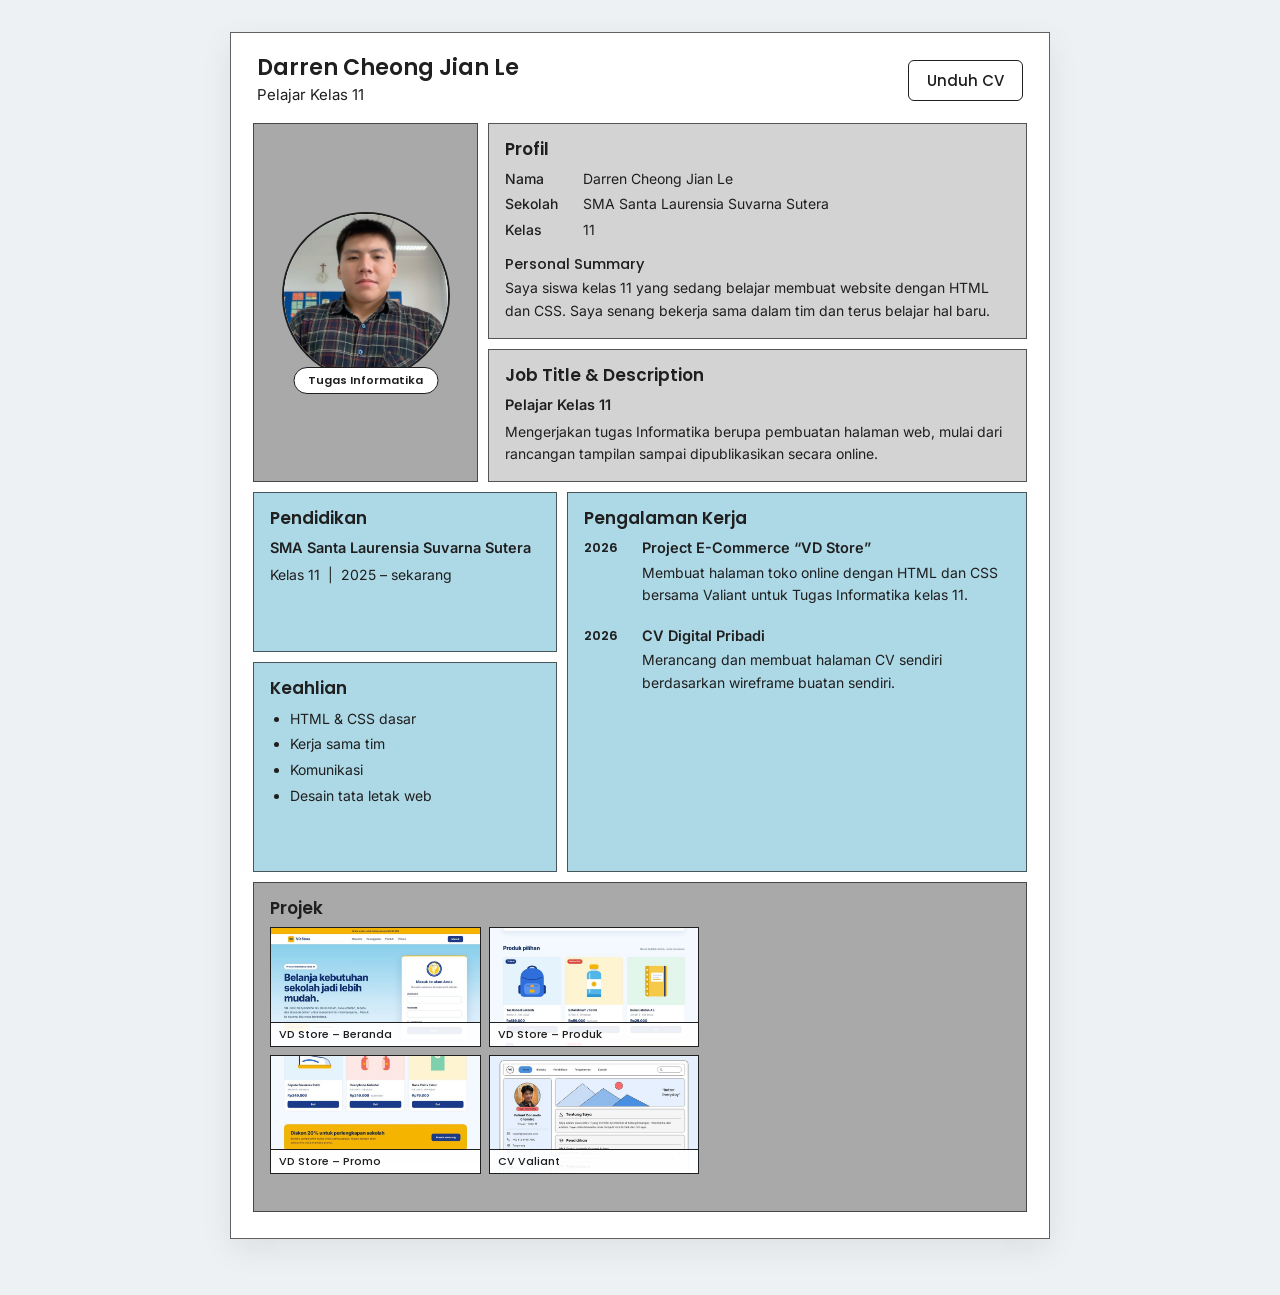
<file: cv2.html>
<!DOCTYPE html>
<html lang="id">
<head>
<meta charset="UTF-8">
<meta name="viewport" content="width=device-width, initial-scale=1.0">
<title>CV Darren Cheong Jian Le | Tugas Informatika</title>
<link rel="icon" type="image/png" href="images/logo-sekolah.png">
<link rel="preconnect" href="https://fonts.googleapis.com">
<link rel="preconnect" href="https://fonts.gstatic.com" crossorigin>
<link href="https://fonts.googleapis.com/css2?family=Inter:wght@400;500;600&family=Poppins:wght@500;600;700&display=swap" rel="stylesheet">
<link rel="stylesheet" href="css/cv2.css">
</head>
<body class="dc-body">
<div class="dc-page">

  <header class="dc-top">
    <div class="dc-top-id">
      <h1 class="dc-name">Darren Cheong Jian Le</h1>
      <p class="dc-role">Pelajar Kelas 11</p>
    </div>
    <a class="dc-download" href="cv-darren.pdf" download>Unduh CV</a>
  </header>

  <div class="dc-grid">

    <aside class="dc-aside">
      <div class="dc-photo-wrap">
        <a class="dc-photo-link" href="cv1.html" title="Lihat CV Valiant">
          <img class="dc-photo" src="images/darren.jpg" alt="Foto Darren Cheong Jian Le" width="200" height="200">
        </a>
        <a class="dc-badge" href="index.html">Tugas Informatika</a>
      </div>
    </aside>

    <div class="dc-intro">
      <section class="dc-box dc-box-gray" id="profil">
        <h2 class="dc-title">Profil</h2>
        <dl class="dc-data">
          <div class="dc-data-row"><dt class="dc-data-label">Nama</dt><dd class="dc-data-value">Darren Cheong Jian Le</dd></div>
          <div class="dc-data-row"><dt class="dc-data-label">Sekolah</dt><dd class="dc-data-value">SMA Santa Laurensia Suvarna Sutera</dd></div>
          <div class="dc-data-row"><dt class="dc-data-label">Kelas</dt><dd class="dc-data-value">11</dd></div>
        </dl>
        <h3 class="dc-sub">Personal Summary</h3>
        <p class="dc-text">Saya siswa kelas 11 yang sedang belajar membuat website dengan HTML dan CSS. Saya senang bekerja sama dalam tim dan terus belajar hal baru.</p>
      </section>

      <section class="dc-box dc-box-gray" id="jabatan">
        <h2 class="dc-title">Job Title &amp; Description</h2>
        <p class="dc-job">Pelajar Kelas 11</p>
        <p class="dc-text">Mengerjakan tugas Informatika berupa pembuatan halaman web, mulai dari rancangan tampilan sampai dipublikasikan secara online.</p>
      </section>
    </div>

    <div class="dc-left">
      <section class="dc-box dc-box-blue" id="pendidikan">
        <h2 class="dc-title">Pendidikan</h2>
        <p class="dc-job">SMA Santa Laurensia Suvarna Sutera</p>
        <p class="dc-text">Kelas 11 &nbsp;|&nbsp; 2025 &ndash; sekarang</p>
      </section>

      <section class="dc-box dc-box-blue" id="keahlian">
        <h2 class="dc-title">Keahlian</h2>
        <ul class="dc-list">
          <li class="dc-list-item">HTML &amp; CSS dasar</li>
          <li class="dc-list-item">Kerja sama tim</li>
          <li class="dc-list-item">Komunikasi</li>
          <li class="dc-list-item">Desain tata letak web</li>
        </ul>
      </section>
    </div>

    <section class="dc-box dc-box-blue dc-exp" id="pengalaman">
      <h2 class="dc-title">Pengalaman Kerja</h2>
      <ul class="dc-timeline">
        <li class="dc-timeline-item">
          <span class="dc-year">2026</span>
          <div>
            <h3 class="dc-item-title">Project E-Commerce &ldquo;VD Store&rdquo;</h3>
            <p class="dc-text">Membuat halaman toko online dengan HTML dan CSS bersama Valiant untuk Tugas Informatika kelas 11.</p>
          </div>
        </li>
        <li class="dc-timeline-item">
          <span class="dc-year">2026</span>
          <div>
            <h3 class="dc-item-title">CV Digital Pribadi</h3>
            <p class="dc-text">Merancang dan membuat halaman CV sendiri berdasarkan wireframe buatan sendiri.</p>
          </div>
        </li>
      </ul>
    </section>

    <section class="dc-box dc-box-dark dc-projects" id="projek">
      <h2 class="dc-title">Projek</h2>
      <ul class="dc-shots">
        <li class="dc-shot">
          <a class="dc-shot-link" href="index.html">
            <img class="dc-shot-img" src="images/proyek-beranda.jpg" alt="Tampilan beranda VD Store" width="800" height="450">
            <span class="dc-shot-cap">VD Store &ndash; Beranda</span>
          </a>
        </li>
        <li class="dc-shot">
          <a class="dc-shot-link" href="index.html#produk">
            <img class="dc-shot-img" src="images/proyek-produk.jpg" alt="Daftar produk VD Store" width="800" height="450">
            <span class="dc-shot-cap">VD Store &ndash; Produk</span>
          </a>
        </li>
        <li class="dc-shot">
          <a class="dc-shot-link" href="index.html#promo">
            <img class="dc-shot-img" src="images/proyek-promo.jpg" alt="Bagian promo VD Store" width="800" height="450">
            <span class="dc-shot-cap">VD Store &ndash; Promo</span>
          </a>
        </li>
        <li class="dc-shot">
          <a class="dc-shot-link" href="cv1.html">
            <img class="dc-shot-img" src="images/proyek-cv1.jpg" alt="Tampilan CV Valiant" width="800" height="450">
            <span class="dc-shot-cap">CV Valiant</span>
          </a>
        </li>
      </ul>
    </section>

  </div>
</div>
</body>
</html>
</file>
<file: css/project.css>
*,
*::before,
*::after {
  box-sizing: border-box;
}

html {
  scroll-behavior: smooth;
  scroll-padding-top: 84px;
}

:focus-visible {
  outline: 3px solid #1b3a8a;
  outline-offset: 3px;
  border-radius: 6px;
}

.valiant-dc-skip {
  position: absolute;
  z-index: 100;
  left: 16px;
  top: -60px;
  padding: 10px 16px;
  border-radius: 10px;
  background: #1b3a8a;
  color: #ffffff;
  font-weight: 700;
  text-decoration: none;
}

.valiant-dc-skip:focus {
  top: 12px;
}

body {
  margin: 0;
}

img {
  max-width: 100%;
}

.valiant-dc-body {
  font-family: "Figtree", "Inter", system-ui, -apple-system, "Segoe UI", sans-serif;
  color: #16264a;
  background: #f3f9fe;
  line-height: 1.55;
}

.valiant-dc-notice {
  margin: 0;
  padding: 8px 16px;
  background: #f4b400;
  color: #1b2a4a;
  font-size: 13px;
  font-weight: 600;
  text-align: center;
}

.valiant-dc-header {
  position: sticky;
  top: 0;
  z-index: 10;
  background: rgba(255, 255, 255, 0.94);
  border-bottom: 1px solid #d9e6f3;
  box-shadow: 0 4px 18px rgba(27, 58, 138, 0.06);
}

.valiant-dc-bar {
  max-width: 1120px;
  margin: 0 auto;
  padding: 12px 24px;
  display: flex;
  align-items: center;
  justify-content: space-between;
  gap: 20px;
}

.valiant-dc-brand {
  display: flex;
  align-items: center;
  gap: 10px;
  text-decoration: none;
  color: #1b3a8a;
}

.valiant-dc-brand-mark {
  width: 38px;
  height: 38px;
  border-radius: 11px;
  background: #f4b400;
  color: #1b3a8a;
  display: grid;
  place-items: center;
  font-family: "Bricolage Grotesque", "Inter", sans-serif;
  font-weight: 800;
  font-size: 16px;
  letter-spacing: -0.02em;
}

.valiant-dc-brand-name {
  font-family: "Bricolage Grotesque", "Inter", sans-serif;
  font-weight: 800;
  font-size: 21px;
  letter-spacing: -0.02em;
}

.valiant-dc-nav {
  display: flex;
  gap: 28px;
}

.valiant-dc-nav-link {
  color: #3a4b73;
  text-decoration: none;
  font-weight: 600;
  font-size: 15px;
  padding: 6px 0;
  border-bottom: 2px solid transparent;
}

.valiant-dc-nav-link:hover {
  color: #1b3a8a;
  border-bottom-color: #f4b400;
}

.valiant-dc-btn {
  display: inline-block;
  padding: 10px 22px;
  border: 0;
  border-radius: 10px;
  background: #1b3a8a;
  color: #ffffff;
  font: 700 15px "Figtree", "Inter", sans-serif;
  text-align: center;
  text-decoration: none;
  cursor: pointer;
  touch-action: manipulation;
  transition: background 0.15s ease, transform 0.15s ease, box-shadow 0.15s ease;
}

.valiant-dc-btn:active {
  transform: translateY(0) scale(0.98);
}

.valiant-dc-btn:hover {
  background: #2449a8;
  transform: translateY(-1px);
}

.valiant-dc-btn-full {
  display: block;
  width: 100%;
  padding: 12px 22px;
}

.valiant-dc-btn-gold {
  background: #f4b400;
  color: #1b2a4a;
  padding: 13px 26px;
}

.valiant-dc-btn-gold:hover {
  background: #ffc61f;
}

.valiant-dc-btn-line {
  background: #ffffff;
  color: #1b3a8a;
  padding: 13px 26px;
  box-shadow: inset 0 0 0 1.5px #1b3a8a;
}

.valiant-dc-btn-line:hover {
  background: #eef6fd;
}

.valiant-dc-hero {
  padding: 68px 24px 80px;
  background: linear-gradient(180deg, #87ceeb 0%, #cfeaf8 55%, #f3f9fe 100%);
}

.valiant-dc-hero-grid {
  max-width: 1120px;
  margin: 0 auto;
  display: grid;
  grid-template-columns: 1.15fr 0.85fr;
  gap: 56px;
  align-items: center;
}

.valiant-dc-pill {
  display: inline-block;
  padding: 6px 14px;
  border-radius: 999px;
  background: #ffffff;
  color: #1b3a8a;
  font-size: 13px;
  font-weight: 700;
}

.valiant-dc-hero-title {
  margin: 18px 0 16px;
  font-family: "Bricolage Grotesque", "Inter", sans-serif;
  font-weight: 800;
  font-size: clamp(36px, 5.2vw, 60px);
  line-height: 1.05;
  letter-spacing: -0.035em;
  color: #12306f;
}

.valiant-dc-hero-desc {
  margin: 0 0 28px;
  max-width: 520px;
  font-size: 17px;
  color: #29406d;
}

.valiant-dc-hero-actions {
  display: flex;
  flex-wrap: wrap;
  gap: 12px;
}










.valiant-dc-perks {
  padding: 0 24px;
  margin-top: -36px;
}

.valiant-dc-perks-list {
  position: relative;
  z-index: 2;
  max-width: 1120px;
  margin: 0 auto;
  padding: 24px 28px;
  list-style: none;
  display: grid;
  grid-template-columns: repeat(3, 1fr);
  gap: 24px;
  background: #ffffff;
  border: 1px solid #d9e6f3;
  border-radius: 18px;
  box-shadow: 0 12px 30px rgba(27, 58, 138, 0.08);
}

.valiant-dc-perk {
  display: flex;
  align-items: center;
  gap: 16px;
}

.valiant-dc-perk-icon {
  flex: none;
  width: 48px;
  height: 48px;
}

.valiant-dc-perk-title {
  margin: 0;
  font-size: 16px;
  font-weight: 700;
  color: #1b3a8a;
}

.valiant-dc-perk-text {
  margin: 2px 0 0;
  font-size: 14px;
  color: #5b6b8c;
}

.valiant-dc-shop {
  padding: 76px 24px 40px;
}

.valiant-dc-wrap {
  max-width: 1120px;
  margin: 0 auto;
}

.valiant-dc-shop-head {
  display: flex;
  align-items: baseline;
  justify-content: space-between;
  flex-wrap: wrap;
  gap: 8px 20px;
  margin-bottom: 28px;
}

.valiant-dc-heading {
  margin: 0;
  font-family: "Bricolage Grotesque", "Inter", sans-serif;
  font-weight: 800;
  font-size: 34px;
  letter-spacing: -0.03em;
  color: #12306f;
}

.valiant-dc-shop-note {
  margin: 0;
  font-size: 15px;
  color: #5b6b8c;
}

.valiant-dc-grid {
  display: grid;
  grid-template-columns: repeat(3, 1fr);
  gap: 24px;
}

.valiant-dc-product {
  display: flex;
  flex-direction: column;
  overflow: hidden;
  background: #ffffff;
  border: 1px solid #d9e6f3;
  border-radius: 18px;
  transition: transform 0.18s ease, box-shadow 0.18s ease;
}

.valiant-dc-product:hover {
  transform: translateY(-4px);
  box-shadow: 0 16px 32px rgba(27, 58, 138, 0.12);
}

.valiant-dc-product-pic {
  position: relative;
  aspect-ratio: 1 / 0.82;
  display: grid;
  place-items: center;
}

.valiant-dc-tone-sky {
  background: #e4f3fc;
}

.valiant-dc-tone-gold {
  background: #fff4d1;
}

.valiant-dc-tone-mint {
  background: #e2f6ec;
}

.valiant-dc-tone-rose {
  background: #fde8e5;
}

.valiant-dc-product-img {
  width: 72%;
  height: auto;
  transition: transform 0.25s ease;
}

.valiant-dc-product:hover .valiant-dc-product-img {
  transform: scale(1.05) rotate(-2deg);
}

.valiant-dc-tag {
  position: absolute;
  top: 14px;
  left: 14px;
  padding: 4px 11px;
  border-radius: 999px;
  background: #1b3a8a;
  color: #ffffff;
  font-size: 12px;
  font-weight: 700;
}

.valiant-dc-tag-red {
  background: #c8372b;
}

.valiant-dc-product-body {
  padding: 18px 20px 20px;
  display: flex;
  flex-direction: column;
  flex: 1;
}

.valiant-dc-product-name {
  margin: 0;
  font-size: 18px;
  font-weight: 700;
  color: #16264a;
}

.valiant-dc-product-meta {
  margin: 4px 0 10px;
  font-size: 13.5px;
  color: #55658a;
}

.valiant-dc-price {
  margin: 0 0 16px;
  display: flex;
  align-items: baseline;
  gap: 10px;
}

.valiant-dc-price-now {
  font-size: 21px;
  font-weight: 800;
  color: #1b3a8a;
}

.valiant-dc-price-old {
  font-size: 14px;
  color: #5f6f8f;
}

.valiant-dc-product-body .valiant-dc-btn {
  margin-top: auto;
}

.valiant-dc-promo {
  padding: 40px 24px 76px;
}

.valiant-dc-promo-box {
  max-width: 1120px;
  margin: 0 auto;
  padding: 36px 40px;
  display: flex;
  align-items: center;
  justify-content: space-between;
  gap: 28px;
  background: #f4b400;
  border-radius: 22px;
}

.valiant-dc-promo-title {
  margin: 0 0 6px;
  font-family: "Bricolage Grotesque", "Inter", sans-serif;
  font-weight: 800;
  font-size: 30px;
  line-height: 1.15;
  letter-spacing: -0.03em;
  color: #1b2a4a;
}

.valiant-dc-promo-text {
  margin: 0;
  max-width: 560px;
  font-size: 16px;
  color: #3b3210;
}

.valiant-dc-promo-box .valiant-dc-btn {
  flex: none;
  padding: 13px 28px;
}

.valiant-dc-footer {
  padding: 36px 24px 44px;
  background: #ffffff;
  border-top: 1px solid #d9e6f3;
}

.valiant-dc-footer-box {
  max-width: 1120px;
  margin: 0 auto;
  text-align: center;
}

.valiant-dc-footer-text {
  margin: 0 0 4px;
  font-size: 14px;
  color: #5b6b8c;
}

.valiant-dc-footer-links {
  margin: 12px 0 0;
  display: flex;
  justify-content: center;
  gap: 22px;
}

.valiant-dc-footer-link {
  color: #1b3a8a;
  font-weight: 700;
  font-size: 14.5px;
}

.valiant-dc-hero {
  position: relative;
  overflow: hidden;
  padding-bottom: 104px;
}

.valiant-dc-hero::before {
  content: "";
  position: absolute;
  inset: 0;
  background-image: radial-gradient(rgba(255, 255, 255, 0.55) 1.5px, transparent 1.5px);
  background-size: 26px 26px;
  -webkit-mask-image: linear-gradient(180deg, #000 0%, transparent 85%);
  mask-image: linear-gradient(180deg, #000 0%, transparent 85%);
  pointer-events: none;
}

.valiant-dc-hero-grid {
  position: relative;
  z-index: 1;
}

.valiant-dc-blob {
  position: absolute;
  border-radius: 50%;
  pointer-events: none;
}

.valiant-dc-blob-gold {
  width: 340px;
  height: 340px;
  right: -90px;
  top: -110px;
  background: radial-gradient(circle at 35% 35%, #ffd65c, #f4b400 70%);
  opacity: 0.55;
}

.valiant-dc-blob-white {
  width: 420px;
  height: 420px;
  left: -160px;
  bottom: -220px;
  background: rgba(255, 255, 255, 0.6);
}

.valiant-dc-blob-sky {
  width: 180px;
  height: 180px;
  left: 44%;
  top: 40px;
  background: rgba(255, 255, 255, 0.35);
}

.valiant-dc-ring {
  position: absolute;
  width: 120px;
  height: 120px;
  left: 40%;
  bottom: 60px;
  border: 14px solid rgba(244, 180, 0, 0.35);
  border-radius: 50%;
  pointer-events: none;
}

.valiant-dc-pill {
  display: inline-flex;
  align-items: center;
  gap: 8px;
  box-shadow: 0 6px 16px rgba(27, 58, 138, 0.1);
}

.valiant-dc-pill-dot {
  width: 8px;
  height: 8px;
  border-radius: 50%;
  background: #22b573;
  box-shadow: 0 0 0 4px rgba(34, 181, 115, 0.2);
}

.valiant-dc-hl {
  position: relative;
  z-index: 0;
  white-space: nowrap;
}

.valiant-dc-hl::after {
  content: "";
  position: absolute;
  z-index: -1;
  left: -4px;
  right: -4px;
  bottom: 0.08em;
  height: 0.32em;
  border-radius: 6px;
  background: #f4b400;
  opacity: 0.85;
}

.valiant-dc-stats {
  display: flex;
  flex-wrap: wrap;
  gap: 14px;
  margin: 34px 0 0;
  padding: 0;
  list-style: none;
}

.valiant-dc-stat {
  display: flex;
  flex-direction: column;
  min-width: 120px;
  padding: 12px 18px;
  background: rgba(255, 255, 255, 0.7);
  border: 1px solid rgba(255, 255, 255, 0.9);
  border-radius: 14px;
}

.valiant-dc-stat-num {
  font-family: "Bricolage Grotesque", "Inter", sans-serif;
  font-size: 24px;
  font-weight: 800;
  line-height: 1.1;
  color: #12306f;
}

.valiant-dc-stat-text {
  font-size: 13px;
  color: #3a4b73;
}

.valiant-dc-login-area {
  position: relative;
}

.valiant-dc-float {
  position: absolute;
  z-index: 2;
  display: flex;
  align-items: center;
  gap: 10px;
  padding: 8px 16px 8px 8px;
  background: #ffffff;
  border-radius: 14px;
  box-shadow: 0 14px 30px rgba(27, 58, 138, 0.18);
  animation: v-float 4s ease-in-out infinite;
}

.valiant-dc-float-a {
  left: -56px;
  top: 64px;
}

.valiant-dc-float-b {
  right: -34px;
  bottom: -52px;
  animation-delay: -2s;
}

.valiant-dc-float-img {
  width: 52px;
  height: 52px;
  padding: 4px;
  border-radius: 10px;
  background: #e4f3fc;
}

.valiant-dc-float-b .valiant-dc-float-img {
  background: #fff4d1;
}

.valiant-dc-float-text {
  display: flex;
  flex-direction: column;
  line-height: 1.25;
}

.valiant-dc-float-title {
  font-size: 14px;
  color: #12306f;
}

.valiant-dc-float-sub {
  font-size: 12.5px;
  color: #5b6b8c;
}

.valiant-dc-sticker {
  position: absolute;
  z-index: 2;
  right: 18px;
  top: -24px;
  display: grid;
  place-items: center;
  width: 70px;
  height: 70px;
  border-radius: 50%;
  background: #d03c30;
  color: #ffffff;
  font-family: "Bricolage Grotesque", "Inter", sans-serif;
  font-weight: 800;
  font-size: 19px;
  transform: rotate(12deg);
  box-shadow: 0 10px 22px rgba(229, 72, 59, 0.35);
}

.valiant-dc-float-c {
  left: -48px;
  bottom: -58px;
  animation-delay: -1s;
}

.valiant-dc-float-c .valiant-dc-float-img {
  background: #e3f6ec;
}

.valiant-dc-deco {
  position: absolute;
  z-index: 0;
  pointer-events: none;
}

.valiant-dc-deco-dots {
  left: -44px;
  bottom: 18px;
  width: 128px;
  height: 128px;
  background-image: radial-gradient(#1b3a8a 2px, transparent 2.5px);
  background-size: 16px 16px;
  opacity: 0.22;
}

.valiant-dc-deco-ring {
  right: -48px;
  top: 150px;
  width: 96px;
  height: 96px;
  border: 3px dashed #f4b400;
  border-radius: 50%;
}

.valiant-dc-deco-pill {
  left: 34px;
  top: -30px;
  width: 116px;
  height: 30px;
  border-radius: 999px;
  background: repeating-linear-gradient(45deg, #f4b400 0 8px, #ffe08a 8px 16px);
  transform: rotate(-8deg);
  box-shadow: 0 8px 18px rgba(244, 180, 0, 0.3);
}

.valiant-dc-deco-star {
  z-index: 3;
  fill: #f4b400;
  animation: valiant-dc-kelip 2.6s ease-in-out infinite;
}

.valiant-dc-deco-star-a {
  left: -20px;
  top: 6px;
  width: 30px;
  height: 30px;
}

.valiant-dc-deco-star-b {
  right: -26px;
  top: 52%;
  width: 22px;
  height: 22px;
  fill: #ffffff;
  animation-delay: -1s;
}

.valiant-dc-deco-star-c {
  left: 44%;
  bottom: -38px;
  width: 24px;
  height: 24px;
  fill: #1b3a8a;
  animation-delay: -1.8s;
}

.valiant-dc-deco-squiggle {
  right: 6px;
  bottom: -46px;
  width: 120px;
  height: 24px;
  fill: none;
  stroke: #1b3a8a;
  stroke-width: 3;
  stroke-linecap: round;
  opacity: 0.45;
}

.valiant-dc-tim {
  position: relative;
  z-index: 1;
  width: 100%;
  max-width: 420px;
  margin-left: auto;
  overflow: hidden;
  background: #ffffff;
  border-radius: 24px;
  box-shadow: 0 26px 54px rgba(27, 58, 138, 0.2);
  scroll-margin-top: 100px;
}

.valiant-dc-tim-top {
  position: relative;
  display: flex;
  flex-direction: column;
  align-items: center;
  justify-content: center;
  height: 132px;
  background-color: #cfeaf8;
  background-image:
    radial-gradient(rgba(255, 255, 255, 0.7) 1.6px, transparent 1.8px),
    linear-gradient(120deg, #87ceeb 0%, #cfeaf8 55%, #ffe8a3 100%);
  background-size: 14px 14px, 100% 100%;
}

.valiant-dc-tim-wave {
  position: absolute;
  left: 0;
  right: 0;
  bottom: -1px;
  height: 14px;
  background: radial-gradient(circle at 12px 14px, #ffffff 11px, transparent 12px) repeat-x;
  background-size: 24px 14px;
}

.valiant-dc-tim-logo {
  width: 64px;
  height: 64px;
  padding: 5px;
  border-radius: 50%;
  background: #ffffff;
  box-shadow: 0 0 0 4px rgba(255, 255, 255, 0.55), 0 10px 20px rgba(27, 58, 138, 0.2);
}

.valiant-dc-tim-ribbon {
  margin-top: 10px;
  padding: 4px 14px;
  border-radius: 999px;
  background: #12306f;
  color: #ffffff;
  font-size: 11.5px;
  font-weight: 800;
  letter-spacing: 0.06em;
  text-transform: uppercase;
  transform: rotate(-2deg);
}

.valiant-dc-tim-body {
  padding: 20px 24px 24px;
}

.valiant-dc-tim-title {
  margin: 0;
  text-align: center;
  font-family: "Bricolage Grotesque", "Inter", sans-serif;
  font-size: 23px;
  font-weight: 800;
  line-height: 1.2;
  letter-spacing: -0.02em;
  color: #12306f;
}

.valiant-dc-tim-mark {
  background: linear-gradient(transparent 58%, #ffe08a 58%);
}

.valiant-dc-tim-sub {
  margin: 6px 0 0;
  text-align: center;
  font-size: 14px;
  color: #5b6b8c;
}

.valiant-dc-tim-list {
  display: grid;
  grid-template-columns: 1fr 1fr;
  gap: 16px;
  margin: 18px 0 0;
  padding: 0;
  list-style: none;
}

.valiant-dc-tim-item {
  position: relative;
  display: flex;
}

.valiant-dc-tim-item + .valiant-dc-tim-item::before {
  content: "&";
  position: absolute;
  z-index: 2;
  left: -19px;
  top: 52px;
  display: grid;
  place-items: center;
  width: 22px;
  height: 22px;
  border-radius: 50%;
  background: #f4b400;
  color: #12306f;
  font-size: 13px;
  font-weight: 800;
  box-shadow: 0 0 0 3px #ffffff;
}

.valiant-dc-member {
  position: relative;
  display: flex;
  flex: 1;
  flex-direction: column;
  align-items: center;
  overflow: hidden;
  padding: 18px 10px 14px;
  border: 2px solid transparent;
  border-radius: 18px;
  text-align: center;
  text-decoration: none;
  color: #12306f;
  transition: transform 0.2s ease, box-shadow 0.2s ease;
}

.valiant-dc-member::after {
  content: "";
  position: absolute;
  z-index: 0;
  right: -26px;
  top: -26px;
  width: 72px;
  height: 72px;
  border-radius: 50%;
  opacity: 0.55;
}

.valiant-dc-member-gold {
  background: #fff8de;
  border-color: #f6d36b;
}

.valiant-dc-member-gold::after {
  background: #ffe08a;
}

.valiant-dc-member-sky {
  background: #e8f5fd;
  border-color: #a9daf2;
}

.valiant-dc-member-sky::after {
  background: #bfe4f7;
}

.valiant-dc-member:hover {
  transform: translateY(-4px);
  box-shadow: 0 14px 26px rgba(27, 58, 138, 0.18);
}

.valiant-dc-member-num {
  position: absolute;
  z-index: 1;
  left: 10px;
  top: 8px;
  font-size: 11px;
  font-weight: 800;
  color: #12306f;
  opacity: 0.55;
}

.valiant-dc-member-photo-wrap {
  position: relative;
  z-index: 1;
  display: block;
  width: 92px;
  height: 92px;
  padding: 4px;
  border-radius: 50%;
  background: conic-gradient(#f4b400, #87ceeb, #1b3a8a, #f4b400);
  box-shadow: 0 10px 20px rgba(27, 58, 138, 0.2);
}

.valiant-dc-member-photo {
  display: block;
  width: 100%;
  height: 100%;
  border: 3px solid #ffffff;
  border-radius: 50%;
  object-fit: cover;
  background: #ffffff;
}

.valiant-dc-member-name {
  position: relative;
  z-index: 1;
  margin-top: 10px;
  font-size: 14px;
  line-height: 1.25;
}

.valiant-dc-member-role {
  position: relative;
  z-index: 1;
  margin-top: 6px;
  padding: 2px 10px;
  border-radius: 999px;
  background: #12306f;
  color: #ffffff;
  font-size: 11.5px;
  font-weight: 700;
}

.valiant-dc-member-tags {
  position: relative;
  z-index: 1;
  display: flex;
  flex-wrap: wrap;
  justify-content: center;
  gap: 4px;
  margin-top: 8px;
}

.valiant-dc-member-tag {
  padding: 2px 7px;
  border: 1px solid #cfdcef;
  border-radius: 999px;
  background: #ffffff;
  color: #29406d;
  font-size: 10.5px;
  font-weight: 600;
}


.valiant-dc-tim-note {
  display: flex;
  align-items: center;
  justify-content: center;
  gap: 8px;
  margin: 12px 0 0;
  font-size: 12.5px;
  color: #5b6b8c;
}

.valiant-dc-tim-dot {
  width: 8px;
  height: 8px;
  border-radius: 50%;
  background: #2fb36b;
  box-shadow: 0 0 0 3px rgba(47, 179, 107, 0.2);
}

@keyframes valiant-dc-kelip {
  0%,
  100% {
    transform: scale(1) rotate(0deg);
    opacity: 1;
  }
  50% {
    transform: scale(0.75) rotate(20deg);
    opacity: 0.7;
  }
}

@media (prefers-reduced-motion: reduce) {
  .valiant-dc-deco-star {
    animation: none;
  }

  .valiant-dc-member,
  .valiant-dc-member:hover {
    transition: none;
    transform: none;
  }
}

@media (max-width: 600px) {
  .valiant-dc-deco-ring,
  .valiant-dc-deco-dots,
  .valiant-dc-deco-squiggle {
    display: none;
  }

  .valiant-dc-deco-star-a {
    left: -4px;
  }

  .valiant-dc-deco-star-b {
    right: -6px;
  }

  .valiant-dc-tim-list {
    gap: 12px;
  }

  .valiant-dc-member {
    padding: 16px 6px 12px;
  }

  .valiant-dc-member-photo-wrap {
    width: 78px;
    height: 78px;
  }

  .valiant-dc-member-name {
    font-size: 13px;
  }

  .valiant-dc-tim-item + .valiant-dc-tim-item::before {
    left: -17px;
    top: 44px;
  }
}

@media (max-width: 960px) {
  .valiant-dc-login-area {
    width: 100%;
    max-width: 420px;
    margin: 0 auto;
  }

  .valiant-dc-float-a {
    top: -22px;
  }

  .valiant-dc-deco-pill {
    left: auto;
    right: 96px;
  }
}

@keyframes v-float {
  0%,
  100% {
    transform: translateY(0);
  }
  50% {
    transform: translateY(-10px);
  }
}

.valiant-dc-cats {
  padding: 76px 24px 0;
}

.valiant-dc-cat-list {
  display: grid;
  grid-template-columns: repeat(4, 1fr);
  gap: 18px;
  margin: 26px 0 0;
  padding: 0;
  list-style: none;
}

.valiant-dc-cat {
  position: relative;
  display: flex;
  flex-direction: column;
  gap: 2px;
  overflow: hidden;
  padding: 22px 22px 20px;
  border-radius: 18px;
  color: #12306f;
  text-decoration: none;
  transition: transform 0.18s ease, box-shadow 0.18s ease;
}

.valiant-dc-cat::after {
  content: "";
  position: absolute;
  right: -30px;
  bottom: -30px;
  width: 110px;
  height: 110px;
  border-radius: 50%;
  background: rgba(255, 255, 255, 0.55);
}

.valiant-dc-cat:hover {
  transform: translateY(-4px);
  box-shadow: 0 14px 28px rgba(27, 58, 138, 0.12);
}

.valiant-dc-cat-sky {
  background: #d6edfb;
}

.valiant-dc-cat-gold {
  background: #ffefc2;
}

.valiant-dc-cat-mint {
  background: #d4f2e3;
}

.valiant-dc-cat-rose {
  background: #fddcd8;
}

.valiant-dc-cat-img {
  position: relative;
  z-index: 1;
  width: 72px;
  height: 72px;
  margin-bottom: 10px;
}

.valiant-dc-cat-name {
  font-size: 18px;
  font-weight: 700;
}

.valiant-dc-cat-count {
  font-size: 13.5px;
  color: #3a4b73;
}

.valiant-dc-shop {
  padding-top: 64px;
}

.valiant-dc-steps {
  padding: 56px 24px 20px;
}

.valiant-dc-heading-center {
  text-align: center;
}

.valiant-dc-steps-sub {
  margin: 8px 0 30px;
  text-align: center;
  color: #5b6b8c;
  font-size: 16px;
}

.valiant-dc-step-list {
  position: relative;
  display: grid;
  grid-template-columns: repeat(3, 1fr);
  gap: 24px;
  margin: 0;
  padding: 0;
  list-style: none;
}

.valiant-dc-step-list::before {
  content: "";
  position: absolute;
  left: 16%;
  right: 16%;
  top: 30px;
  border-top: 3px dashed #9fc6e6;
}

.valiant-dc-step {
  position: relative;
  padding: 0 18px 24px;
  text-align: center;
}

.valiant-dc-step-num {
  display: grid;
  place-items: center;
  width: 60px;
  height: 60px;
  margin: 0 auto 16px;
  border: 5px solid #f3f9fe;
  border-radius: 50%;
  background: #1b3a8a;
  color: #ffffff;
  font-family: "Bricolage Grotesque", "Inter", sans-serif;
  font-weight: 800;
  font-size: 22px;
}

.valiant-dc-step:nth-child(2) .valiant-dc-step-num {
  background: #f4b400;
  color: #1b2a4a;
}

.valiant-dc-step:nth-child(3) .valiant-dc-step-num {
  background: #52b6e8;
}

.valiant-dc-step-title {
  margin: 0 0 6px;
  font-size: 18px;
  font-weight: 700;
  color: #12306f;
}

.valiant-dc-step-text {
  margin: 0;
  font-size: 14.5px;
  color: #5b6b8c;
}

.valiant-dc-promo-box {
  position: relative;
  overflow: hidden;
  justify-content: flex-start;
  background: linear-gradient(120deg, #f4b400 0%, #ffcf3f 100%);
}

.valiant-dc-promo-body {
  position: relative;
  z-index: 1;
  flex: 1;
}

.valiant-dc-promo-img {
  position: relative;
  z-index: 1;
  flex: none;
  width: 120px;
  height: 120px;
  padding: 8px;
  border-radius: 50%;
  background: rgba(255, 255, 255, 0.7);
  transform: rotate(-10deg);
}

.valiant-dc-promo-btn {
  position: relative;
  z-index: 1;
}

.valiant-dc-promo-circle {
  position: absolute;
  border-radius: 50%;
  background: rgba(255, 255, 255, 0.25);
}

.valiant-dc-promo-circle-a {
  width: 260px;
  height: 260px;
  right: -60px;
  top: -120px;
}

.valiant-dc-promo-circle-b {
  width: 150px;
  height: 150px;
  right: 220px;
  bottom: -90px;
}

.valiant-dc-footer {
  border-top: 4px solid #f4b400;
}

@media (prefers-reduced-motion: reduce) {
  html {
    scroll-behavior: auto;
  }

  .valiant-dc-float {
    animation: none;
  }

  .valiant-dc-btn,
  .valiant-dc-product,
  .valiant-dc-product-img,
  .valiant-dc-cat {
    transition: none;
  }

  .valiant-dc-btn:hover,
  .valiant-dc-btn:active,
  .valiant-dc-product:hover,
  .valiant-dc-product:hover .valiant-dc-product-img,
  .valiant-dc-cat:hover {
    transform: none;
  }
}

@media (max-width: 960px) {
  html {
    scroll-padding-top: 128px;
  }

  .valiant-dc-bar {
    flex-wrap: wrap;
    row-gap: 10px;
  }

  .valiant-dc-nav {
    order: 3;
    width: 100%;
    gap: 8px;
    overflow-x: auto;
    scrollbar-width: none;
  }

  .valiant-dc-nav::-webkit-scrollbar {
    display: none;
  }

  .valiant-dc-nav-link {
    flex: none;
    padding: 8px 14px;
    border: 0;
    border-radius: 999px;
    background: #eef6fd;
    font-size: 14px;
  }

  .valiant-dc-nav-link:hover {
    background: #ffefc2;
  }

  .valiant-dc-float-b {
    bottom: -48px;
  }

  .valiant-dc-hero-grid {
    grid-template-columns: 1fr;
    gap: 40px;
  }

  .valiant-dc-tim {
    margin: 0 auto;
  }

  .valiant-dc-grid {
    grid-template-columns: repeat(2, 1fr);
  }

  .valiant-dc-perks-list {
    grid-template-columns: 1fr;
    gap: 18px;
  }
}

@media (max-width: 600px) {
  .valiant-dc-bar {
    padding: 10px 16px;
  }

  .valiant-dc-hero {
    padding: 44px 16px 64px;
  }

  .valiant-dc-tim-body {
    padding: 18px 18px 22px;
  }

  .valiant-dc-perks,
  .valiant-dc-shop,
  .valiant-dc-promo,
  .valiant-dc-footer {
    padding-left: 16px;
    padding-right: 16px;
  }

  .valiant-dc-grid {
    gap: 14px;
  }

  .valiant-dc-product-body {
    padding: 14px 14px 16px;
  }

  .valiant-dc-product-name {
    font-size: 15.5px;
  }

  .valiant-dc-price-now {
    font-size: 17px;
  }

  .valiant-dc-price {
    flex-wrap: wrap;
    gap: 2px 8px;
  }

  .valiant-dc-heading {
    font-size: 28px;
  }

  .valiant-dc-promo-box {
    flex-direction: column;
    align-items: flex-start;
    padding: 28px 24px;
  }

  .valiant-dc-promo-title {
    font-size: 25px;
  }
}

@media (max-width: 960px) {
  .valiant-dc-cat-list {
    grid-template-columns: repeat(2, 1fr);
  }

  .valiant-dc-float-a {
    left: -10px;
  }

  .valiant-dc-float-b {
    right: -6px;
  }

  .valiant-dc-ring,
  .valiant-dc-blob-sky {
    display: none;
  }
}

@media (max-width: 600px) {
  .valiant-dc-hero {
    padding-bottom: 80px;
  }

  .valiant-dc-stats {
    gap: 8px;
  }

  .valiant-dc-stat {
    min-width: 0;
    flex: 1;
    padding: 10px 12px;
  }

  .valiant-dc-stat-num {
    font-size: 19px;
  }

  .valiant-dc-stat-text {
    font-size: 12px;
  }

  .valiant-dc-float {
    display: none;
  }

  .valiant-dc-sticker {
    width: 56px;
    height: 56px;
    font-size: 16px;
    right: 8px;
    top: -18px;
  }

  .valiant-dc-hl {
    white-space: normal;
  }

  .valiant-dc-cats {
    padding: 56px 16px 0;
  }

  .valiant-dc-cat-list {
    gap: 12px;
  }

  .valiant-dc-cat {
    padding: 16px;
  }

  .valiant-dc-step-list {
    grid-template-columns: 1fr;
    gap: 8px;
  }

  .valiant-dc-step-list::before {
    display: none;
  }

  .valiant-dc-steps {
    padding: 44px 16px 10px;
  }

  .valiant-dc-promo-img {
    width: 90px;
    height: 90px;
  }
}

.valiant-dc-arrow {
  width: 16px;
  height: 16px;
  fill: none;
  stroke: currentColor;
  stroke-width: 2.4;
  stroke-linecap: round;
  stroke-linejoin: round;
  transition: transform 0.18s ease;
}

.valiant-dc-member-go {
  position: relative;
  z-index: 1;
  display: inline-flex;
  align-items: center;
  gap: 4px;
  margin-top: 12px;
  padding: 6px 12px;
  border-radius: 999px;
  background: #f4b400;
  color: #12306f;
  font-size: 12.5px;
  font-weight: 800;
}

.valiant-dc-member-sky .valiant-dc-member-go {
  background: #1b3a8a;
  color: #ffffff;
}

.valiant-dc-member:hover .valiant-dc-arrow {
  transform: translateX(3px);
}

.valiant-dc-tim-chips {
  display: flex;
  flex-wrap: wrap;
  justify-content: center;
  gap: 8px;
  margin: 18px 0 0;
  padding: 16px 0 0;
  border-top: 1px dashed #cfdcef;
  list-style: none;
}

.valiant-dc-tim-chip {
  padding: 4px 12px;
  border-radius: 999px;
  background: #eef6fd;
  color: #12306f;
  font-size: 12px;
  font-weight: 700;
}

.valiant-dc-ticker {
  margin-top: 48px;
  overflow: hidden;
  padding: 13px 0;
  background: #f4b400;
  border-top: 2px solid #12306f;
  border-bottom: 2px solid #12306f;
}

.valiant-dc-ticker-track {
  display: flex;
  width: max-content;
  animation: valiant-dc-jalan 40s linear infinite;
}

.valiant-dc-ticker-group {
  display: flex;
  flex: none;
  align-items: center;
}

.valiant-dc-ticker-item {
  padding: 0 20px;
  font-family: "Bricolage Grotesque", "Inter", sans-serif;
  font-size: 18px;
  font-weight: 800;
  letter-spacing: 0.04em;
  text-transform: uppercase;
  white-space: nowrap;
  color: #12306f;
}

.valiant-dc-ticker-dot {
  flex: none;
  width: 8px;
  height: 8px;
  border-radius: 50%;
  background: #ffffff;
}

.valiant-dc-eyebrow {
  display: flex;
  align-items: center;
  gap: 8px;
  width: max-content;
  margin: 0 0 12px;
  padding: 5px 12px;
  border-radius: 999px;
  background: #fff4d1;
  color: #7a5200;
  font-size: 12px;
  font-weight: 800;
  letter-spacing: 0.08em;
  text-transform: uppercase;
}

.valiant-dc-eyebrow::before {
  content: "";
  width: 7px;
  height: 7px;
  border-radius: 50%;
  background: #f4b400;
}

.valiant-dc-eyebrow-center {
  margin-left: auto;
  margin-right: auto;
}

.valiant-dc-mark {
  background: linear-gradient(transparent 62%, #ffe08a 62%);
}

.valiant-dc-cat-go {
  position: absolute;
  z-index: 1;
  right: 14px;
  bottom: 14px;
  display: grid;
  place-items: center;
  width: 36px;
  height: 36px;
  border-radius: 50%;
  background: #ffffff;
  color: #12306f;
  box-shadow: 0 6px 14px rgba(27, 58, 138, 0.15);
  transition: background 0.18s ease, color 0.18s ease;
}

.valiant-dc-cat:hover .valiant-dc-cat-go {
  background: #12306f;
  color: #ffffff;
}

.valiant-dc-cat:hover .valiant-dc-arrow {
  transform: translateX(2px);
}

.valiant-dc-shop-head {
  align-items: flex-end;
}

.valiant-dc-shop-note {
  display: inline-flex;
  align-items: center;
  gap: 8px;
  padding: 7px 14px;
  border: 1px solid #d9e6f3;
  border-radius: 999px;
  background: #ffffff;
  color: #29406d;
  font-size: 13.5px;
  font-weight: 600;
}

.valiant-dc-shop-dot {
  width: 8px;
  height: 8px;
  border-radius: 50%;
  background: #2fb36b;
  box-shadow: 0 0 0 3px rgba(47, 179, 107, 0.2);
}

.valiant-dc-product {
  border-radius: 22px;
}

.valiant-dc-product:hover {
  border-color: #a9daf2;
}

.valiant-dc-product-pic::before {
  content: "";
  position: absolute;
  width: 62%;
  aspect-ratio: 1 / 1;
  border-radius: 50%;
  background: rgba(255, 255, 255, 0.6);
}

.valiant-dc-product-pic::after {
  content: "";
  position: absolute;
  right: 14px;
  bottom: 12px;
  width: 54px;
  height: 36px;
  background-image: radial-gradient(rgba(27, 58, 138, 0.28) 1.6px, transparent 2px);
  background-size: 12px 12px;
}

.valiant-dc-product-pic .valiant-dc-product-img {
  position: relative;
  z-index: 1;
}

.valiant-dc-product-pic .valiant-dc-tag {
  z-index: 2;
}

.valiant-dc-product-meta {
  display: flex;
  align-items: center;
  gap: 8px;
}

.valiant-dc-rate {
  display: inline-flex;
  align-items: center;
  gap: 4px;
  padding: 2px 9px 2px 7px;
  border-radius: 999px;
  background: #fff4d1;
  color: #6b4a00;
  font-size: 12.5px;
  font-weight: 800;
}

.valiant-dc-rate-star {
  width: 13px;
  height: 13px;
  fill: #e09a00;
}

.valiant-dc-sold {
  font-size: 13px;
  color: #55658a;
}

.valiant-dc-voices {
  padding: 64px 24px 0;
}

.valiant-dc-quote-list {
  display: grid;
  grid-template-columns: repeat(3, 1fr);
  gap: 20px;
  margin: 26px 0 0;
  padding: 0;
  list-style: none;
}

.valiant-dc-quote {
  position: relative;
  display: flex;
  flex-direction: column;
  padding: 26px 22px 20px;
  background: #ffffff;
  border: 1px solid #d9e6f3;
  border-radius: 20px;
  box-shadow: 0 10px 24px rgba(27, 58, 138, 0.06);
}

.valiant-dc-quote::before {
  content: "";
  position: absolute;
  left: 22px;
  top: 0;
  width: 56px;
  height: 5px;
  border-radius: 0 0 5px 5px;
  background: #87ceeb;
}

.valiant-dc-quote-gold::before {
  background: #f4b400;
}

.valiant-dc-quote-mint::before {
  background: #5cc79a;
}

.valiant-dc-quote-mark {
  width: 34px;
  height: 34px;
  fill: #bfe4f7;
}

.valiant-dc-quote-gold .valiant-dc-quote-mark {
  fill: #ffe08a;
}

.valiant-dc-quote-mint .valiant-dc-quote-mark {
  fill: #b9e8d2;
}

.valiant-dc-quote-text {
  flex: 1;
  margin: 10px 0 18px;
  font-size: 15.5px;
  line-height: 1.55;
  color: #29406d;
}

.valiant-dc-quote-by {
  display: flex;
  align-items: center;
  gap: 10px;
  margin: 0;
  padding-top: 14px;
  border-top: 1px dashed #d9e6f3;
}

.valiant-dc-quote-ava {
  display: grid;
  flex: none;
  place-items: center;
  width: 38px;
  height: 38px;
  border-radius: 50%;
  color: #12306f;
  font-size: 15px;
  font-weight: 800;
}

.valiant-dc-quote-sky .valiant-dc-quote-ava {
  background: #e4f3fc;
}

.valiant-dc-quote-gold .valiant-dc-quote-ava {
  background: #fff4d1;
}

.valiant-dc-quote-mint .valiant-dc-quote-ava {
  background: #e2f6ec;
}

.valiant-dc-quote-who {
  display: flex;
  flex-direction: column;
  line-height: 1.3;
}

.valiant-dc-quote-name {
  font-size: 14px;
  color: #12306f;
}

.valiant-dc-quote-role {
  font-size: 12.5px;
  color: #5b6b8c;
}

.valiant-dc-steps .valiant-dc-step-cards {
  gap: 24px;
  margin-top: 30px;
}

.valiant-dc-steps .valiant-dc-step-cards::before {
  display: none;
}

.valiant-dc-step-cards .valiant-dc-step {
  padding: 46px 22px 26px;
  background: #ffffff;
  border: 1px solid #d9e6f3;
  border-radius: 20px;
  box-shadow: 0 10px 24px rgba(27, 58, 138, 0.06);
}

.valiant-dc-step-cards .valiant-dc-step-num {
  position: absolute;
  left: 50%;
  top: -30px;
  margin: 0 0 0 -30px;
  box-shadow: 0 8px 16px rgba(27, 58, 138, 0.18);
}

.valiant-dc-step-cards .valiant-dc-step::after {
  content: "";
  position: absolute;
  left: 50%;
  bottom: 12px;
  width: 36px;
  height: 4px;
  margin-left: -18px;
  border-radius: 999px;
  background: #cfeaf8;
}

.valiant-dc-step-cards .valiant-dc-step:nth-child(2)::after {
  background: #ffe08a;
}

.valiant-dc-promo-body {
  position: relative;
  z-index: 1;
}

.valiant-dc-promo-label {
  display: inline-block;
  margin: 0 0 8px;
  padding: 3px 12px;
  border-radius: 999px;
  background: #12306f;
  color: #ffffff;
  font-size: 11.5px;
  font-weight: 800;
  letter-spacing: 0.08em;
  text-transform: uppercase;
}

.valiant-dc-coupon {
  display: inline-flex;
  align-items: center;
  gap: 10px;
  margin: 14px 0 0;
  padding: 7px 14px;
  border: 2px dashed #12306f;
  border-radius: 12px;
  background: rgba(255, 255, 255, 0.6);
}

.valiant-dc-coupon-label {
  font-size: 12px;
  font-weight: 800;
  letter-spacing: 0.08em;
  text-transform: uppercase;
  color: #3b3210;
}

.valiant-dc-coupon-code {
  font-family: "Bricolage Grotesque", "Inter", sans-serif;
  font-size: 20px;
  letter-spacing: 0.06em;
  color: #12306f;
}

.valiant-dc-promo-star {
  position: absolute;
  z-index: 1;
  fill: #ffffff;
  animation: valiant-dc-kelip 2.6s ease-in-out infinite;
}

.valiant-dc-promo-star-a {
  right: 250px;
  top: 20px;
  width: 26px;
  height: 26px;
}

.valiant-dc-promo-star-b {
  left: 158px;
  bottom: 18px;
  width: 18px;
  height: 18px;
  fill: #12306f;
  animation-delay: -1.2s;
}

.valiant-dc-footer-grid {
  display: grid;
  grid-template-columns: 1.4fr 1fr 1.2fr;
  gap: 32px;
  max-width: 1120px;
  margin: 0 auto 26px;
  padding-bottom: 28px;
  border-bottom: 1px solid #d9e6f3;
}

.valiant-dc-footer-about {
  max-width: 320px;
  margin: 14px 0 0;
  font-size: 14.5px;
  color: #5b6b8c;
}

.valiant-dc-footer-title {
  margin: 0 0 12px;
  font-size: 12.5px;
  font-weight: 800;
  letter-spacing: 0.08em;
  text-transform: uppercase;
  color: #12306f;
}

.valiant-dc-footer-menu {
  display: grid;
  gap: 4px;
  margin: 0;
  padding: 0;
  list-style: none;
}

.valiant-dc-footer-nav {
  display: inline-block;
  padding: 4px 0;
  color: #3a4b73;
  font-size: 14.5px;
  font-weight: 600;
  text-decoration: none;
}

.valiant-dc-footer-nav:hover {
  color: #1b3a8a;
  text-decoration: underline;
}

.valiant-dc-footer .valiant-dc-footer-links {
  flex-direction: column;
  align-items: flex-start;
  justify-content: flex-start;
  gap: 10px;
  margin: 0;
}

.valiant-dc-footer .valiant-dc-footer-link {
  display: inline-flex;
  align-items: center;
  gap: 10px;
  padding: 5px 16px 5px 5px;
  border: 1px solid #d9e6f3;
  border-radius: 999px;
  background: #f3f9fe;
  text-decoration: none;
  transition: background 0.18s ease, border-color 0.18s ease;
}

.valiant-dc-footer .valiant-dc-footer-link:hover {
  background: #fff8de;
  border-color: #f4b400;
}

.valiant-dc-footer-ava {
  width: 36px;
  height: 36px;
  border-radius: 50%;
  object-fit: cover;
}

.valiant-dc-footer-top {
  display: inline-block;
  margin-top: 12px;
  padding: 7px 16px;
  border: 1px solid #d9e6f3;
  border-radius: 999px;
  color: #1b3a8a;
  font-size: 13.5px;
  font-weight: 700;
  text-decoration: none;
}

.valiant-dc-footer-top:hover {
  background: #eef6fd;
}

@keyframes valiant-dc-jalan {
  to {
    transform: translateX(-50%);
  }
}

@media (prefers-reduced-motion: reduce) {
  .valiant-dc-ticker-track,
  .valiant-dc-promo-star {
    animation: none;
  }

  .valiant-dc-arrow,
  .valiant-dc-cat-go {
    transition: none;
  }
}

@media (max-width: 760px) {
  .valiant-dc-quote-list {
    grid-template-columns: 1fr;
    gap: 14px;
  }

  .valiant-dc-footer-grid {
    grid-template-columns: 1fr;
    gap: 24px;
  }

  .valiant-dc-promo-star {
    display: none;
  }
}

@media (max-width: 600px) {
  .valiant-dc-ticker {
    margin-top: 36px;
    padding: 10px 0;
  }

  .valiant-dc-ticker-item {
    padding: 0 14px;
    font-size: 15px;
  }

  .valiant-dc-voices {
    padding: 48px 16px 0;
  }

  .valiant-dc-steps .valiant-dc-step-cards {
    gap: 44px;
    margin-top: 44px;
  }

  .valiant-dc-cat-go {
    width: 32px;
    height: 32px;
    right: 10px;
    bottom: 10px;
  }
}
</file>
<file: css/cv1.css>
*,
*::before,
*::after {
  box-sizing: border-box;
}

html {
  scroll-behavior: smooth;
}

body {
  margin: 0;
}

img {
  max-width: 100%;
}

ul {
  margin: 0;
  padding: 0;
  list-style: none;
}

.valiant-body {
  --v-primary: #4A90E2;
  --v-bg: #E6F0FF;
  --v-card: #F5F5F5;
  --v-text: #2E2E2E;
  --v-accent: #FF6B6B;
  --v-line: rgba(46, 46, 46, 0.55);
  padding: 28px 24px 40px;
  background: var(--v-bg);
  color: var(--v-text);
  font-family: "Inter", system-ui, -apple-system, "Segoe UI", sans-serif;
  font-size: 15px;
  line-height: 1.55;
}

.valiant-frame {
  max-width: 1160px;
  margin: 0 auto;
  padding: 18px;
  background: #ffffff;
  border: 2px solid var(--v-text);
  border-radius: 22px;
}

.valiant-ico {
  flex: none;
  width: 22px;
  height: 22px;
  fill: none;
  stroke: var(--v-text);
  stroke-width: 1.7;
  stroke-linecap: round;
  stroke-linejoin: round;
}

.valiant-ico-lg {
  width: 30px;
  height: 30px;
}

.valiant-header {
  display: flex;
  align-items: center;
  gap: 28px;
  padding: 12px 20px;
  border: 1.5px solid var(--v-text);
  border-radius: 14px;
  background: #ffffff;
}

.valiant-logo {
  flex: none;
  width: 46px;
  height: 46px;
  display: grid;
  place-items: center;
  border: 2px solid var(--v-text);
  border-radius: 50%;
  color: var(--v-text);
  font-family: "Poppins", "Inter", sans-serif;
  font-weight: 700;
  font-size: 16px;
  text-decoration: none;
}

.valiant-menu {
  display: flex;
  align-items: center;
  gap: 6px;
  flex: 1;
}

.valiant-menu-link {
  padding: 9px 20px;
  border-radius: 999px;
  color: var(--v-text);
  font-family: "Poppins", "Inter", sans-serif;
  font-weight: 500;
  font-size: 15px;
  text-decoration: none;
  transition: background 0.15s ease;
}

.valiant-menu-link:hover {
  background: var(--v-bg);
}

.valiant-menu-active,
.valiant-menu-active:hover {
  background: var(--v-primary);
}

.valiant-search {
  flex: none;
  width: 150px;
  display: flex;
  align-items: center;
  gap: 8px;
  padding: 7px 14px;
  border: 1.5px solid var(--v-text);
  border-radius: 999px;
  background: #ffffff;
}

.valiant-search .valiant-ico {
  width: 20px;
  height: 20px;
}

.valiant-search-input {
  width: 100%;
  min-width: 0;
  border: 0;
  outline: 0;
  background: transparent;
  color: var(--v-text);
  font: 400 14px "Inter", sans-serif;
}

.valiant-search:focus-within {
  outline: 2px solid var(--v-primary);
  outline-offset: 1px;
}

.valiant-layout {
  display: grid;
  grid-template-columns: 300px 1fr;
  gap: 20px;
  margin-top: 18px;
  align-items: stretch;
}

.valiant-side {
  padding: 26px 22px 24px;
  background: var(--v-bg);
  border: 1.5px solid var(--v-text);
  border-radius: 14px;
  scroll-margin-top: 20px;
}

.valiant-avatar-wrap {
  position: relative;
  width: 160px;
  margin: 0 auto 28px;
}

.valiant-avatar-link {
  display: block;
  border-radius: 50%;
  transition: transform 0.2s ease;
}

.valiant-avatar-link:hover {
  transform: scale(1.04);
}

.valiant-avatar {
  display: block;
  width: 160px;
  height: 160px;
  object-fit: cover;
  object-position: 50% 20%;
  border: 2px solid var(--v-text);
  border-radius: 50%;
  background: #ffffff;
}

.valiant-badge {
  position: absolute;
  left: 50%;
  bottom: -14px;
  transform: translateX(-50%);
  padding: 5px 13px;
  border: 1.5px solid var(--v-text);
  border-radius: 999px;
  background: var(--v-accent);
  color: var(--v-text);
  font-family: "Poppins", "Inter", sans-serif;
  font-weight: 600;
  font-size: 11.5px;
  line-height: 1.3;
  white-space: nowrap;
  text-decoration: none;
  transition: transform 0.15s ease;
}

.valiant-badge:hover {
  transform: translateX(-50%) scale(1.06);
}

.valiant-name {
  margin: 0;
  text-align: center;
  font-family: "Poppins", "Inter", sans-serif;
  font-weight: 600;
  font-size: 19px;
  line-height: 1.3;
}

.valiant-role {
  margin: 4px 0 0;
  text-align: center;
  font-size: 15px;
}

.valiant-line {
  margin: 18px 0;
  border: 0;
  border-top: 1px solid var(--v-line);
}

.valiant-info {
  display: grid;
  gap: 13px;
  scroll-margin-top: 20px;
}

.valiant-info-item {
  display: flex;
  align-items: center;
  gap: 14px;
}

.valiant-info-text {
  font-size: 15px;
  overflow-wrap: anywhere;
}

.valiant-side-title {
  margin: 0 0 10px;
  font-family: "Poppins", "Inter", sans-serif;
  font-weight: 600;
  font-size: 18px;
}

.valiant-chips {
  display: flex;
  flex-wrap: wrap;
  gap: 8px;
}

.valiant-chip {
  padding: 4px 13px;
  border: 1.5px solid var(--v-primary);
  border-radius: 999px;
  background: #D4E5FB;
  font-size: 13.5px;
  line-height: 1.5;
}

.valiant-main {
  display: grid;
  gap: 16px;
  align-content: start;
}

.valiant-banner {
  position: relative;
  height: 172px;
  overflow: hidden;
  background: var(--v-bg);
  border: 1.5px solid var(--v-text);
  border-radius: 14px;
}

.valiant-banner-img {
  position: absolute;
  left: 0;
  bottom: 0;
  height: 100%;
  width: auto;
  max-width: none;
}

.valiant-quote {
  position: absolute;
  right: 28px;
  top: 50%;
  margin: 0;
  transform: translateY(-50%);
  font-family: "Poppins", "Inter", sans-serif;
  font-weight: 500;
  font-size: 22px;
  line-height: 1.3;
}

.valiant-card {
  position: relative;
  padding: 16px 24px 18px;
  background: var(--v-card);
  border: 1.5px solid var(--v-text);
  border-radius: 14px;
  scroll-margin-top: 20px;
}

.valiant-card-head {
  display: flex;
  align-items: center;
  gap: 16px;
  padding-bottom: 8px;
  margin-bottom: 12px;
  border-bottom: 1px solid var(--v-line);
}

.valiant-card-title {
  margin: 0;
  font-family: "Poppins", "Inter", sans-serif;
  font-weight: 600;
  font-size: 22px;
}

.valiant-card-head .valiant-ico-lg {
  margin-left: -2px;
}

.valiant-card-text {
  margin: 0;
  font-size: 16px;
  line-height: 1.65;
}

.valiant-edu-name {
  margin: 0;
  font-weight: 600;
  font-size: 17px;
}

.valiant-edu-meta {
  margin: 2px 0 0;
  font-size: 16px;
}

.valiant-exp {
  list-style: disc;
  padding-left: 22px;
  font-size: 16px;
}

.valiant-exp-item {
  padding-left: 8px;
  line-height: 1.7;
}

.valiant-exp-item::marker {
  color: var(--v-text);
}

.valiant-card-go .valiant-card-head {
  margin-right: 0;
}

.valiant-go {
  position: absolute;
  right: 22px;
  bottom: 22px;
  width: 24px;
  height: 24px;
  fill: none;
  stroke: var(--v-text);
  stroke-width: 2;
  stroke-linecap: round;
  stroke-linejoin: round;
}

.valiant-footer {
  height: 38px;
  margin-top: 18px;
  background: var(--v-bg);
  border: 1.5px solid var(--v-text);
  border-radius: 12px;
}

@media (max-width: 960px) {
  .valiant-layout {
    grid-template-columns: 1fr;
  }

  .valiant-search {
    display: none;
  }

  .valiant-header {
    gap: 16px;
  }

  .valiant-menu {
    overflow-x: auto;
    scrollbar-width: none;
  }

  .valiant-menu::-webkit-scrollbar {
    display: none;
  }

  .valiant-menu-link {
    padding: 8px 14px;
    white-space: nowrap;
  }
}

@media (max-width: 560px) {
  .valiant-body {
    padding: 12px 10px 24px;
  }

  .valiant-frame {
    padding: 10px;
    border-radius: 16px;
  }

  .valiant-header {
    padding: 10px 12px;
  }

  .valiant-banner {
    height: 140px;
  }

  .valiant-quote {
    right: 12px;
    padding: 6px 12px;
    background: rgba(230, 240, 255, 0.92);
    border-radius: 10px;
    font-size: 17px;
  }

  .valiant-card {
    padding: 14px 16px 16px;
  }

  .valiant-card-title {
    font-size: 19px;
  }

  .valiant-card-text,
  .valiant-exp,
  .valiant-edu-meta {
    font-size: 15px;
  }

  .valiant-go {
    right: 14px;
    bottom: 16px;
  }
}
</file>
<file: css/cv2.css>
*,
*::before,
*::after {
  box-sizing: border-box;
}

html {
  scroll-behavior: smooth;
}

body {
  margin: 0;
}

img {
  max-width: 100%;
}

ul {
  margin: 0;
  padding: 0;
  list-style: none;
}

.dc-body {
  --d-ink: #1f1f1f;
  --d-gray: #A9A9A9;
  --d-light: #D3D3D3;
  --d-blue: #ADD8E6;
  --d-edge: rgba(31, 31, 31, 0.7);
  padding: 32px 24px 56px;
  background: #EEF1F4;
  color: var(--d-ink);
  font-family: "Inter", system-ui, -apple-system, "Segoe UI", sans-serif;
  font-size: 14px;
  line-height: 1.55;
}

.dc-page {
  max-width: 820px;
  min-height: 1120px;
  margin: 0 auto;
  padding: 22px 22px 26px;
  background: #ffffff;
  border: 1.5px solid var(--d-edge);
  box-shadow: 0 10px 30px rgba(31, 31, 31, 0.08);
}

.dc-top {
  display: flex;
  align-items: center;
  justify-content: space-between;
  gap: 16px;
  padding: 0 4px 16px;
}

.dc-name {
  margin: 0;
  font-family: "Poppins", "Inter", sans-serif;
  font-weight: 600;
  font-size: 22px;
  line-height: 1.2;
}

.dc-role {
  margin: 2px 0 0;
  font-size: 15px;
}

.dc-download {
  flex: none;
  padding: 8px 18px;
  border: 1.5px solid var(--d-ink);
  border-radius: 6px;
  background: #ffffff;
  color: var(--d-ink);
  font-family: "Poppins", "Inter", sans-serif;
  font-weight: 500;
  font-size: 15px;
  text-decoration: none;
  transition: background 0.15s ease;
}

.dc-download:hover {
  background: var(--d-blue);
}

.dc-grid {
  display: grid;
  grid-template-columns: repeat(10, minmax(0, 1fr));
  gap: 10px;
  align-items: stretch;
}

.dc-aside {
  grid-column: span 3;
  display: flex;
  align-items: center;
  justify-content: center;
  min-height: 300px;
  padding: 24px 12px;
  background: var(--d-gray);
  border: 1.5px solid var(--d-edge);
}

.dc-photo-wrap {
  position: relative;
  width: 168px;
  margin-bottom: 14px;
}

.dc-photo-link {
  display: block;
  border-radius: 50%;
  transition: transform 0.2s ease;
}

.dc-photo-link:hover {
  transform: scale(1.04);
}

.dc-photo {
  display: block;
  width: 168px;
  height: 168px;
  object-fit: cover;
  object-position: 50% 15%;
  border: 2px solid var(--d-ink);
  border-radius: 50%;
  background: #ffffff;
}

.dc-badge {
  position: absolute;
  left: 50%;
  bottom: -14px;
  transform: translateX(-50%);
  padding: 5px 14px;
  border: 1.5px solid var(--d-ink);
  border-radius: 999px;
  background: #ffffff;
  color: var(--d-ink);
  font-family: "Poppins", "Inter", sans-serif;
  font-weight: 600;
  font-size: 11px;
  line-height: 1.3;
  white-space: nowrap;
  text-decoration: none;
  transition: transform 0.15s ease, background 0.15s ease;
}

.dc-badge:hover {
  background: var(--d-blue);
  transform: translateX(-50%) scale(1.06);
}

.dc-intro {
  grid-column: span 7;
  display: grid;
  gap: 10px;
}

.dc-left {
  grid-column: span 4;
  display: grid;
  gap: 10px;
  align-content: stretch;
}

.dc-exp {
  grid-column: span 6;
  min-height: 380px;
}

.dc-projects {
  grid-column: span 10;
  min-height: 330px;
}

.dc-box {
  padding: 14px 16px 16px;
  border: 1.5px solid var(--d-edge);
  scroll-margin-top: 16px;
}

.dc-box-gray {
  background: var(--d-light);
}

.dc-box-blue {
  background: var(--d-blue);
}

.dc-box-dark {
  background: var(--d-gray);
}

.dc-title {
  margin: 0 0 8px;
  font-family: "Poppins", "Inter", sans-serif;
  font-weight: 600;
  font-size: 17px;
  line-height: 1.3;
}

.dc-sub {
  margin: 12px 0 2px;
  font-family: "Poppins", "Inter", sans-serif;
  font-weight: 500;
  font-size: 14.5px;
}

.dc-text {
  margin: 0;
  font-size: 14px;
  line-height: 1.6;
}

.dc-job {
  margin: 0 0 4px;
  font-weight: 600;
  font-size: 14.5px;
}

.dc-data {
  display: grid;
  gap: 4px;
  margin: 0;
}

.dc-data-row {
  display: grid;
  grid-template-columns: 70px 1fr;
  gap: 8px;
}

.dc-data-label {
  font-weight: 500;
}

.dc-data-value {
  margin: 0;
}

.dc-list {
  display: grid;
  gap: 4px;
  list-style: disc;
  padding-left: 20px;
}

.dc-timeline {
  display: grid;
  gap: 18px;
}

.dc-timeline-item {
  display: grid;
  grid-template-columns: 48px 1fr;
  gap: 10px;
}

.dc-year {
  font-family: "Poppins", "Inter", sans-serif;
  font-weight: 600;
  font-size: 13px;
  padding-top: 1px;
}

.dc-item-title {
  margin: 0 0 2px;
  font-weight: 600;
  font-size: 14.5px;
}

.dc-shots {
  display: grid;
  grid-template-columns: repeat(2, minmax(0, 1fr));
  gap: 8px;
  width: 58%;
}

.dc-shot {
  min-width: 0;
}

.dc-shot-link {
  position: relative;
  display: block;
  overflow: hidden;
  border: 1.5px solid var(--d-ink);
  background: #ffffff;
  color: var(--d-ink);
  text-decoration: none;
}

.dc-shot-img {
  display: block;
  width: 100%;
  height: auto;
  aspect-ratio: 16 / 9;
  object-fit: cover;
  transition: transform 0.25s ease;
}

.dc-shot-link:hover .dc-shot-img {
  transform: scale(1.04);
}

.dc-shot-cap {
  position: absolute;
  left: 0;
  right: 0;
  bottom: 0;
  padding: 3px 8px;
  background: rgba(255, 255, 255, 0.92);
  border-top: 1.5px solid var(--d-ink);
  font-family: "Poppins", "Inter", sans-serif;
  font-weight: 500;
  font-size: 11px;
}

@media (max-width: 640px) {
  .dc-aside,
  .dc-intro,
  .dc-left,
  .dc-exp,
  .dc-projects {
    grid-column: span 10;
  }

  .dc-shots {
    width: 100%;
  }
}

@media (max-width: 560px) {
  .dc-body {
    padding: 12px 10px 28px;
  }

  .dc-page {
    min-height: 0;
    padding: 16px 14px 18px;
  }

  .dc-aside,
  .dc-exp,
  .dc-projects {
    min-height: 0;
  }

  .dc-top {
    flex-wrap: wrap;
  }

  .dc-name {
    font-size: 21px;
  }

  .dc-box {
    padding: 16px 16px 18px;
  }

  .dc-data-row {
    grid-template-columns: 70px 1fr;
  }

  .dc-shots {
    grid-template-columns: 1fr;
  }
}
</file>
